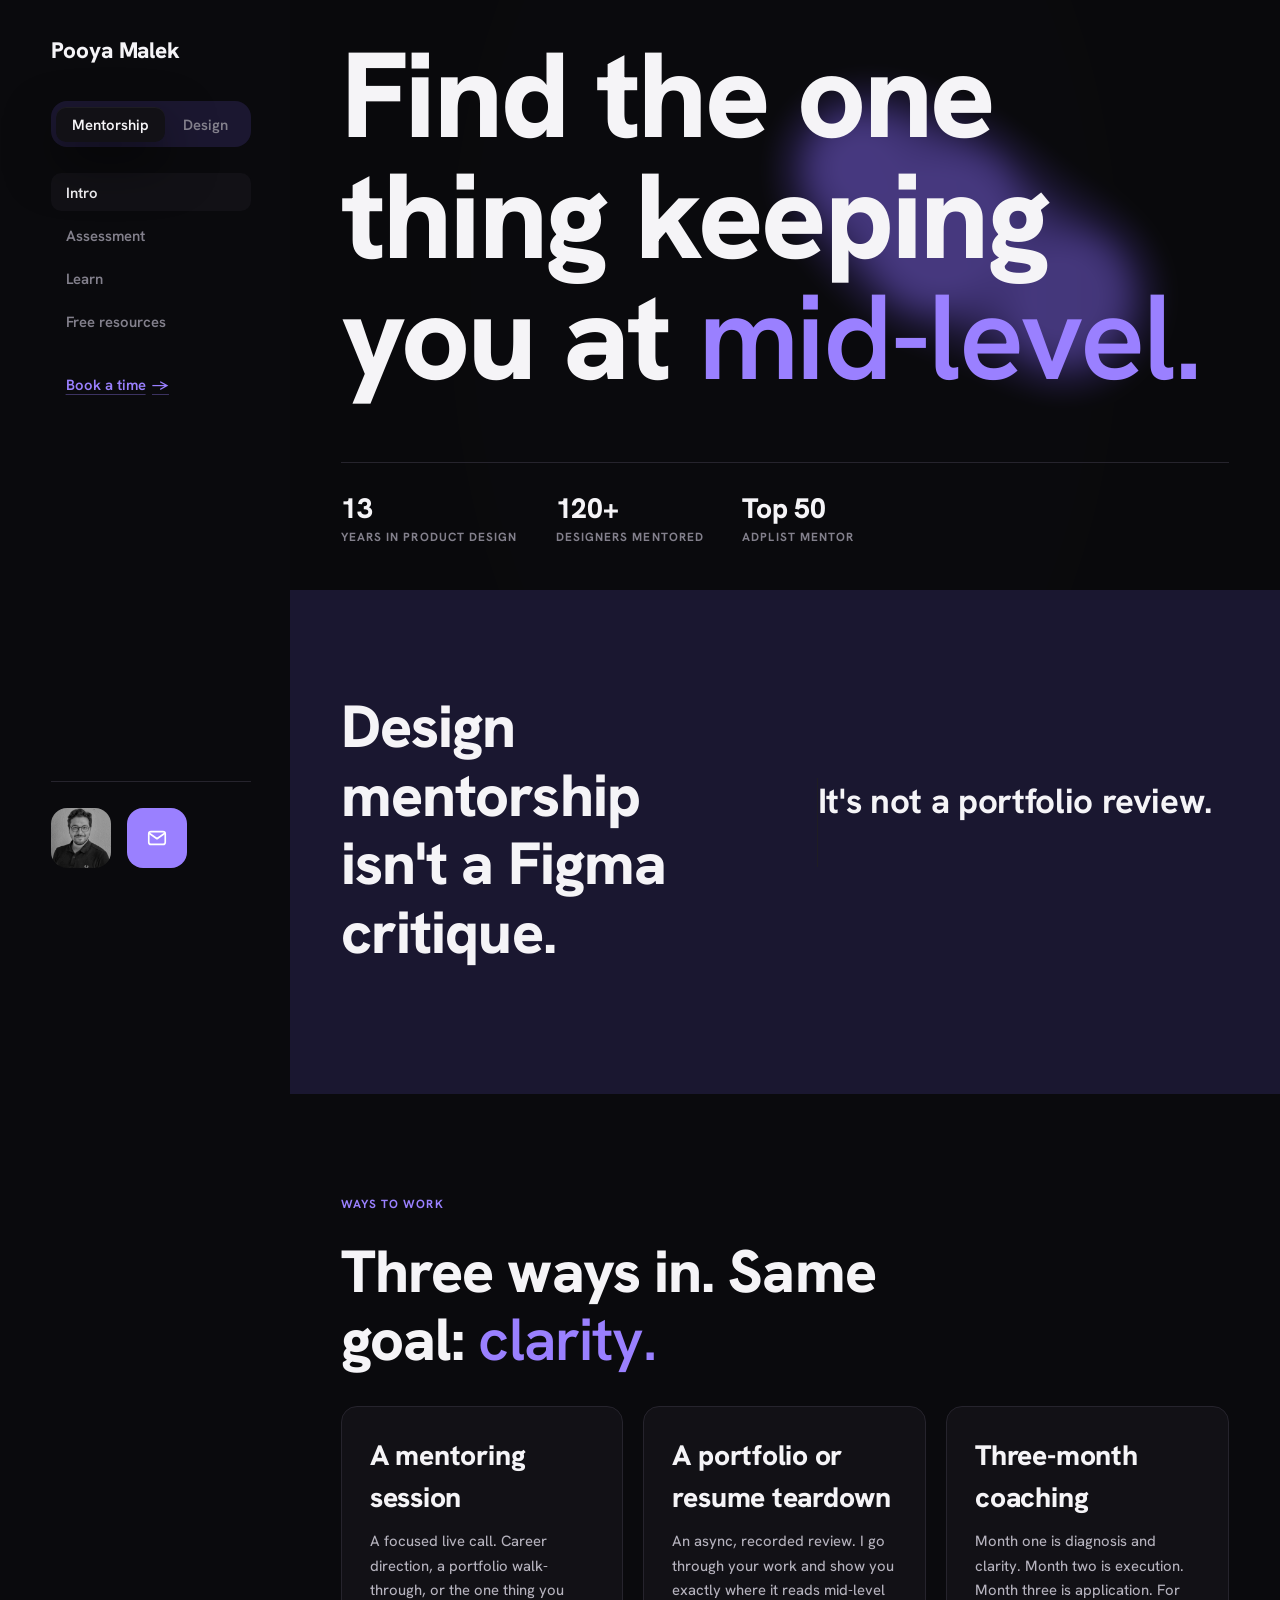
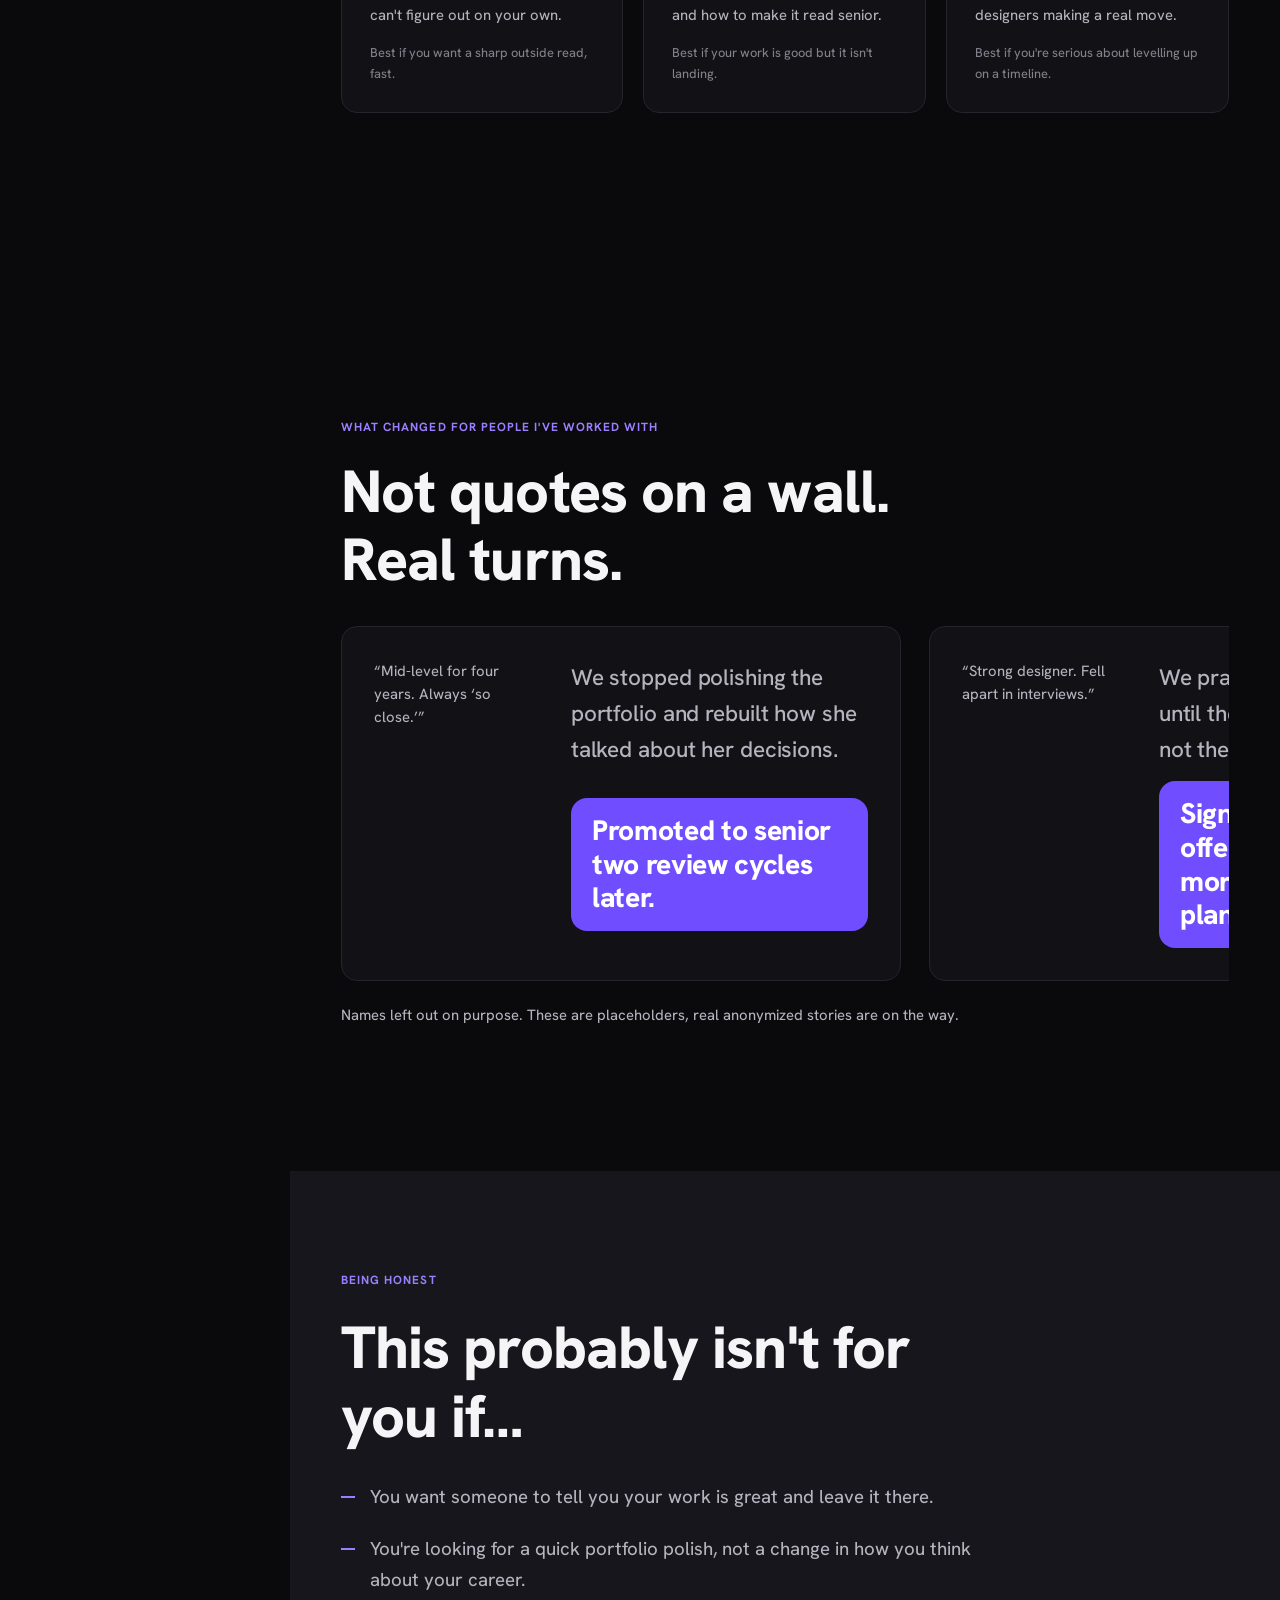
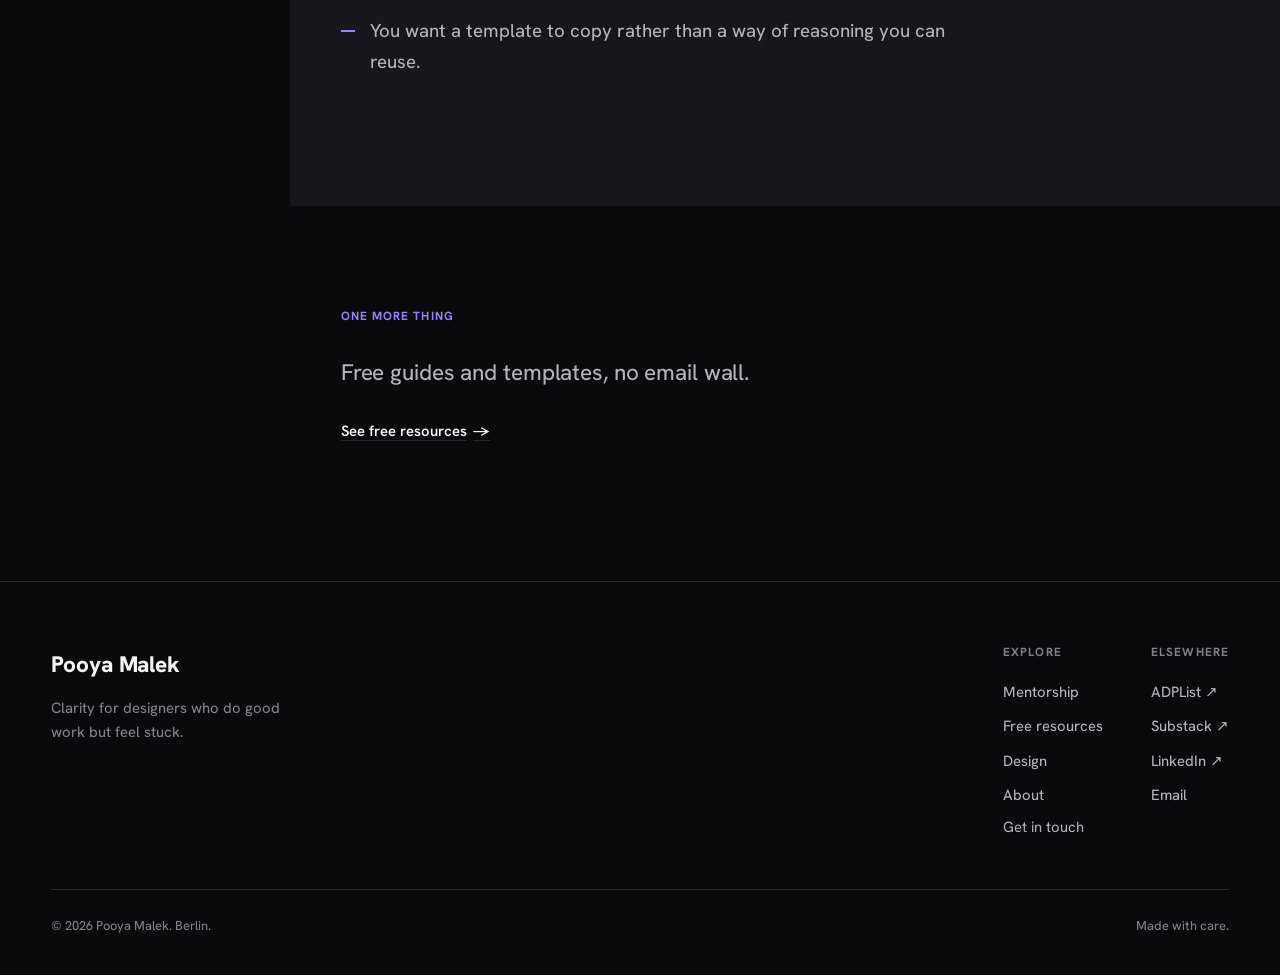
<file: index.html>
<!DOCTYPE html>
<html lang="en" data-theme="dark">
<head>
<meta charset="UTF-8" />
<meta name="viewport" content="width=device-width, initial-scale=1.0, viewport-fit=cover" />
<title>Pooya Malek · Design mentor. Clarity for stuck designers.</title>
<meta name="description" content="You do good work but you're stuck before senior. The problem usually isn't your craft, it's clarity. I help product designers see what they're missing." />
<meta property="og:title" content="Pooya Malek · Design mentor" />
<meta property="og:description" content="Clarity for designers who do good work but are stuck before senior." />
<meta property="og:type" content="website" />
<meta property="og:url" content="https://www.pooyamalek.com/" />
<link rel="canonical" href="https://www.pooyamalek.com/" />

<link rel="manifest" href="manifest.json" />
<meta name="theme-color" content="#0A0A0D" />
<link rel="icon" href="assets/favicon.svg" type="image/svg+xml" />
<link rel="icon" href="assets/icon-192.png" sizes="192x192" type="image/png" />
<link rel="apple-touch-icon" href="assets/apple-touch-icon.png" />
<meta name="apple-mobile-web-app-capable" content="yes" />
<meta name="apple-mobile-web-app-status-bar-style" content="black-translucent" />
<meta name="apple-mobile-web-app-title" content="Pooya Malek" />
<meta name="mobile-web-app-capable" content="yes" />

<script defer data-domain="www.pooyamalek.com" src="https://plausible.io/js/script.js"></script>
<link rel="preconnect" href="https://fonts.googleapis.com" />
<link rel="preconnect" href="https://fonts.gstatic.com" crossorigin />
<link href="https://fonts.googleapis.com/css2?family=Hanken+Grotesk:wght@400;500;600;700;800&display=swap" rel="stylesheet" />
<link rel="stylesheet" href="styles.css" />
<script src="script.js"></script>
</head>
<body>
<a class="sr-only" href="#main">Skip to content</a>
<div id="routeAnnouncer" class="sr-only" aria-live="polite" aria-atomic="true"></div>

<header class="topbar" id="topbar">
  <div class="wrap topbar-inner">
    <a href="#/mentorship" class="logo" aria-label="Pooya Malek, home">Pooya Malek</a>
    <div class="topbar-actions">
      <button class="topbar-link" data-say-hello>Get in touch</button>
    </div>
  </div>
</header>

<div class="tab-layout">
  <div class="rail" id="rail">
    <a href="#/mentorship" class="logo rail-logo" aria-label="Pooya Malek, home">Pooya Malek</a>

    <nav class="subnav" id="mentorshipSubnav" hidden aria-label="Mentorship sections">
      <div class="wrap subnav-inner">
        <div class="tab-switch" role="group" aria-label="Switch section">
          <span class="nav-indicator" aria-hidden="true"></span>
          <button class="tab-item" data-tab="mentorship" aria-current="page">
            <span>Mentorship</span>
          </button>
          <button class="tab-item" data-tab="design">
            <span>Design</span>
          </button>
        </div>
        <div class="subnav-group">
          <button class="subnav-item" data-mentorship-view="home">Intro</button>
          <button class="subnav-item" data-mentorship-view="assessment">Assessment</button>
          <button class="subnav-item" data-mentorship-view="learn">Learn</button>
          <button class="subnav-item" data-mentorship-view="resources">Free resources</button>
        </div>
        <button class="btn-textlink cta-purple subnav-cta" data-book-cta>Book a time <span class="arrow" aria-hidden="true">&rarr;</span></button>
      </div>
    </nav>

    <nav class="subnav" id="designSubnav" hidden aria-label="Design sections">
      <div class="wrap subnav-inner">
        <div class="tab-switch" role="group" aria-label="Switch section">
          <span class="nav-indicator" aria-hidden="true"></span>
          <button class="tab-item" data-tab="mentorship">
            <span>Mentorship</span>
          </button>
          <button class="tab-item" data-tab="design">
            <span>Design</span>
          </button>
        </div>
        <div class="subnav-group">
          <button class="subnav-item" data-design-view="professional">Professional</button>
          <button class="subnav-item" data-design-view="personal">Personal</button>
        </div>
      </div>
    </nav>

    <nav class="subnav" id="aboutSubnav" hidden aria-label="About sections">
      <div class="wrap subnav-inner">
        <div class="subnav-group">
          <button class="subnav-item" data-about-view="story">Story</button>
          <button class="subnav-item" data-about-view="notes">Notes</button>
          <button class="subnav-item" data-about-view="vibes">Listening</button>
          <button class="subnav-item" data-about-view="books">Reading</button>
          <button class="subnav-item" data-about-view="photography">Seeing</button>
        </div>
      </div>
    </nav>

    <div class="rail-bottom">
      <button class="tab-item tab-item-avatar rail-about" data-tab="about" aria-label="About">
        <img class="tab-avatar" src="assets/pooya.jpg" alt="" />
        <span class="tile-label" aria-hidden="true">About</span>
      </button>
      <button class="rail-hi" data-say-hello aria-label="Get in touch">
        <svg class="hi-icon" viewBox="0 0 24 24" fill="none" stroke="currentColor" stroke-width="1.8" stroke-linecap="round" stroke-linejoin="round" aria-hidden="true">
          <rect x="3" y="5" width="18" height="14" rx="2.5"></rect>
          <path d="M3.5 6.8l8.5 6 8.5-6"></path>
        </svg>
        <span class="tile-label" aria-hidden="true">Get in touch</span>
      </button>
    </div>
  </div>

  <main id="main">
    <div id="view-root" class="view-root" tabindex="-1"></div>
  </main>
</div>

<footer class="foot">
  <div class="wrap">
    <div class="foot-grid">
      <div>
        <a href="#/mentorship" class="logo">Pooya Malek</a>
        <p class="tag">Clarity for designers who do good work but feel stuck.</p>
      </div>
      <div class="foot-links">
        <div class="foot-col">
          <h2>Explore</h2>
          <a href="#/mentorship">Mentorship</a>
          <a href="#/mentorship/resources">Free resources</a>
          <a href="#/design">Design</a>
          <a href="#/about">About</a>
          <button data-say-hello>Get in touch</button>
        </div>
        <div class="foot-col">
          <h2>Elsewhere</h2>
          <a href="https://adplist.org/mentors/pooya-malek" target="_blank" rel="noopener">ADPList &#8599;</a>
          <a href="https://pooyamalek.substack.com" target="_blank" rel="noopener">Substack &#8599;</a>
          <a href="https://www.linkedin.com/in/pooyamalek/" target="_blank" rel="noopener">LinkedIn &#8599;</a>
          <a href="mailto:malek.pooya@gmail.com">Email</a>
        </div>
      </div>
    </div>
    <div class="foot-bottom">
      <span>&copy; <span id="year"></span> Pooya Malek. Berlin.</span>
      <span>Made with care.</span>
    </div>
  </div>
</footer>

<div class="sheet-backdrop" id="sheetBackdrop" hidden></div>
<div class="sheet" id="sheet" role="dialog" aria-modal="true" hidden>
  <div class="sheet-grab" aria-hidden="true"></div>
  <button class="sheet-close" id="sheetCloseBtn" aria-label="Close">&times;</button>
  <div class="sheet-body" id="sheetBody"></div>
</div>

<nav class="tabbar" id="tabbar" aria-label="Primary">
  <button class="tab-item" data-tab="mentorship" aria-current="page">
    <span>Mentorship</span>
  </button>
  <button class="tab-item" data-tab="design">
    <span>Design</span>
  </button>
  <button class="tab-item tab-item-avatar" data-tab="about" aria-label="About">
    <img class="tab-avatar" src="assets/pooya.jpg" alt="" />
  </button>
</nav>

<script src="assessment.js"></script>
<script src="views.js"></script>
<script src="app.js"></script>
</body>
</html>
</file>
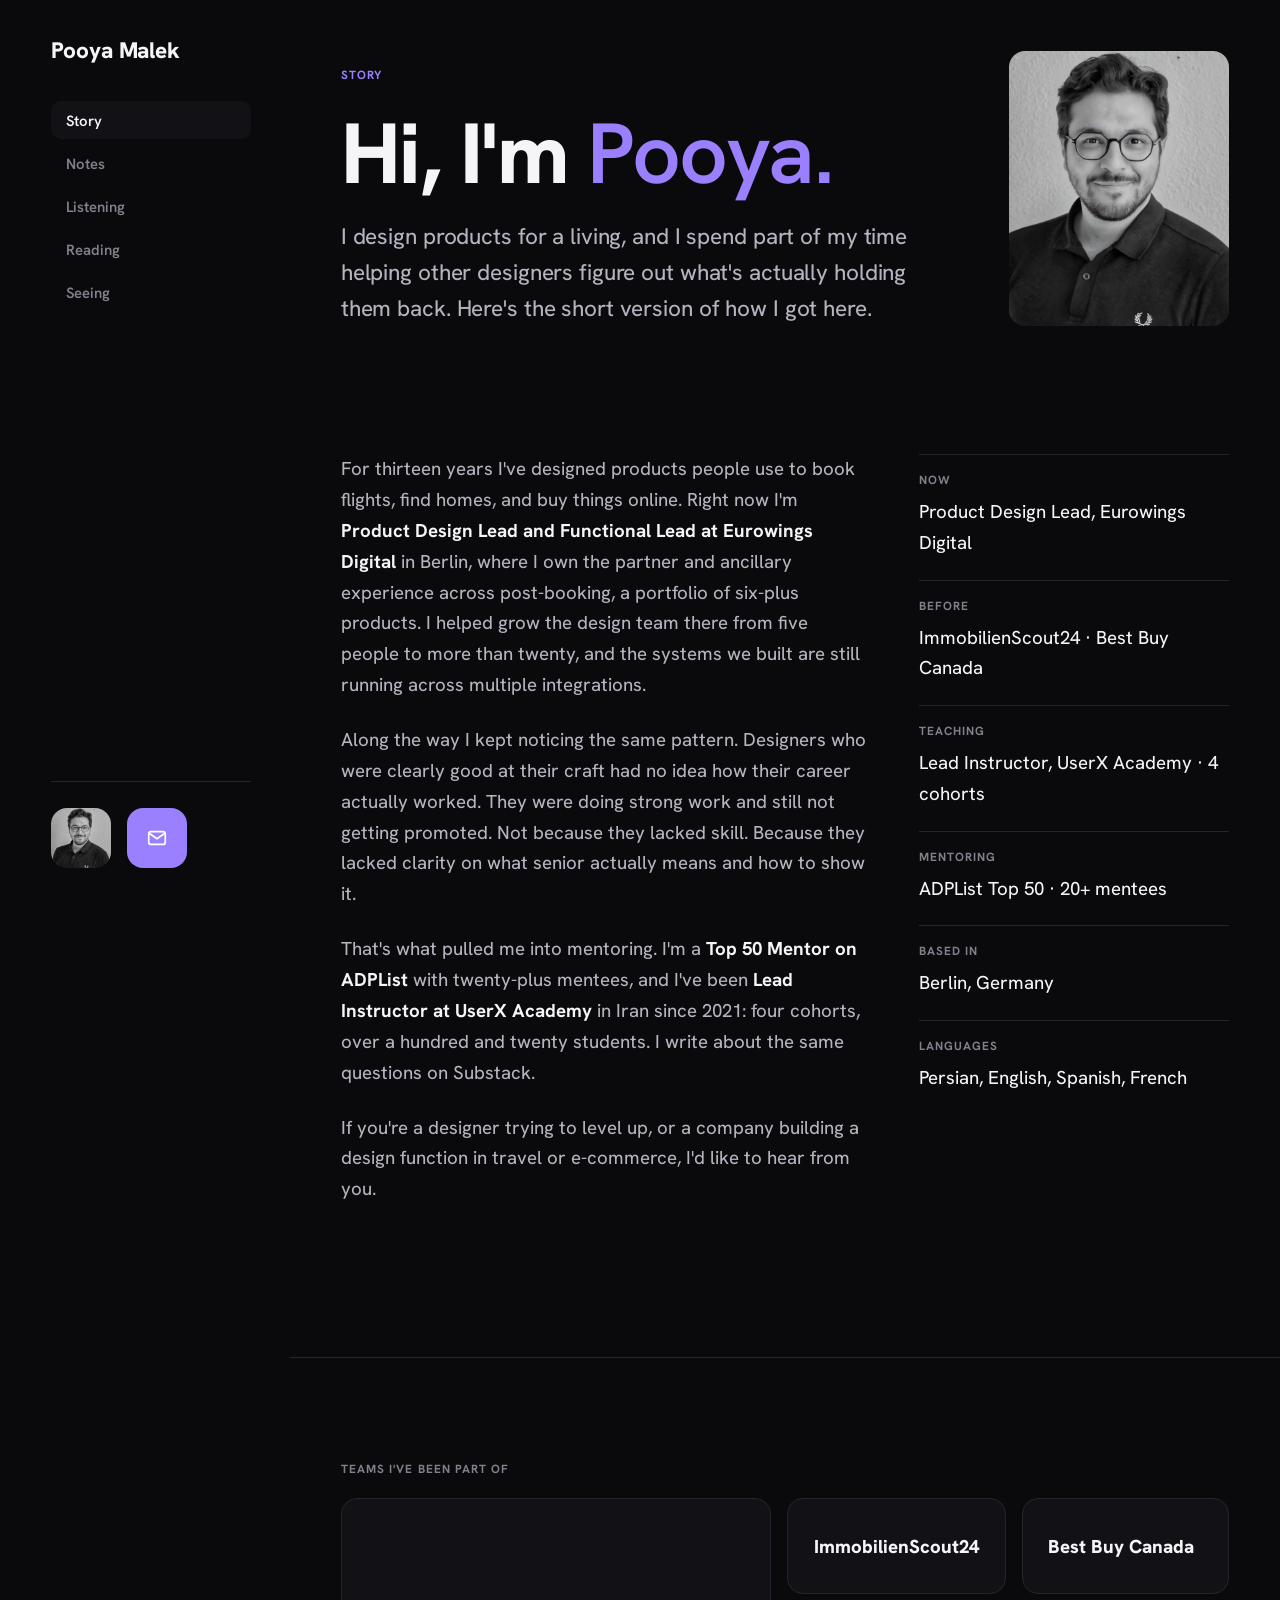
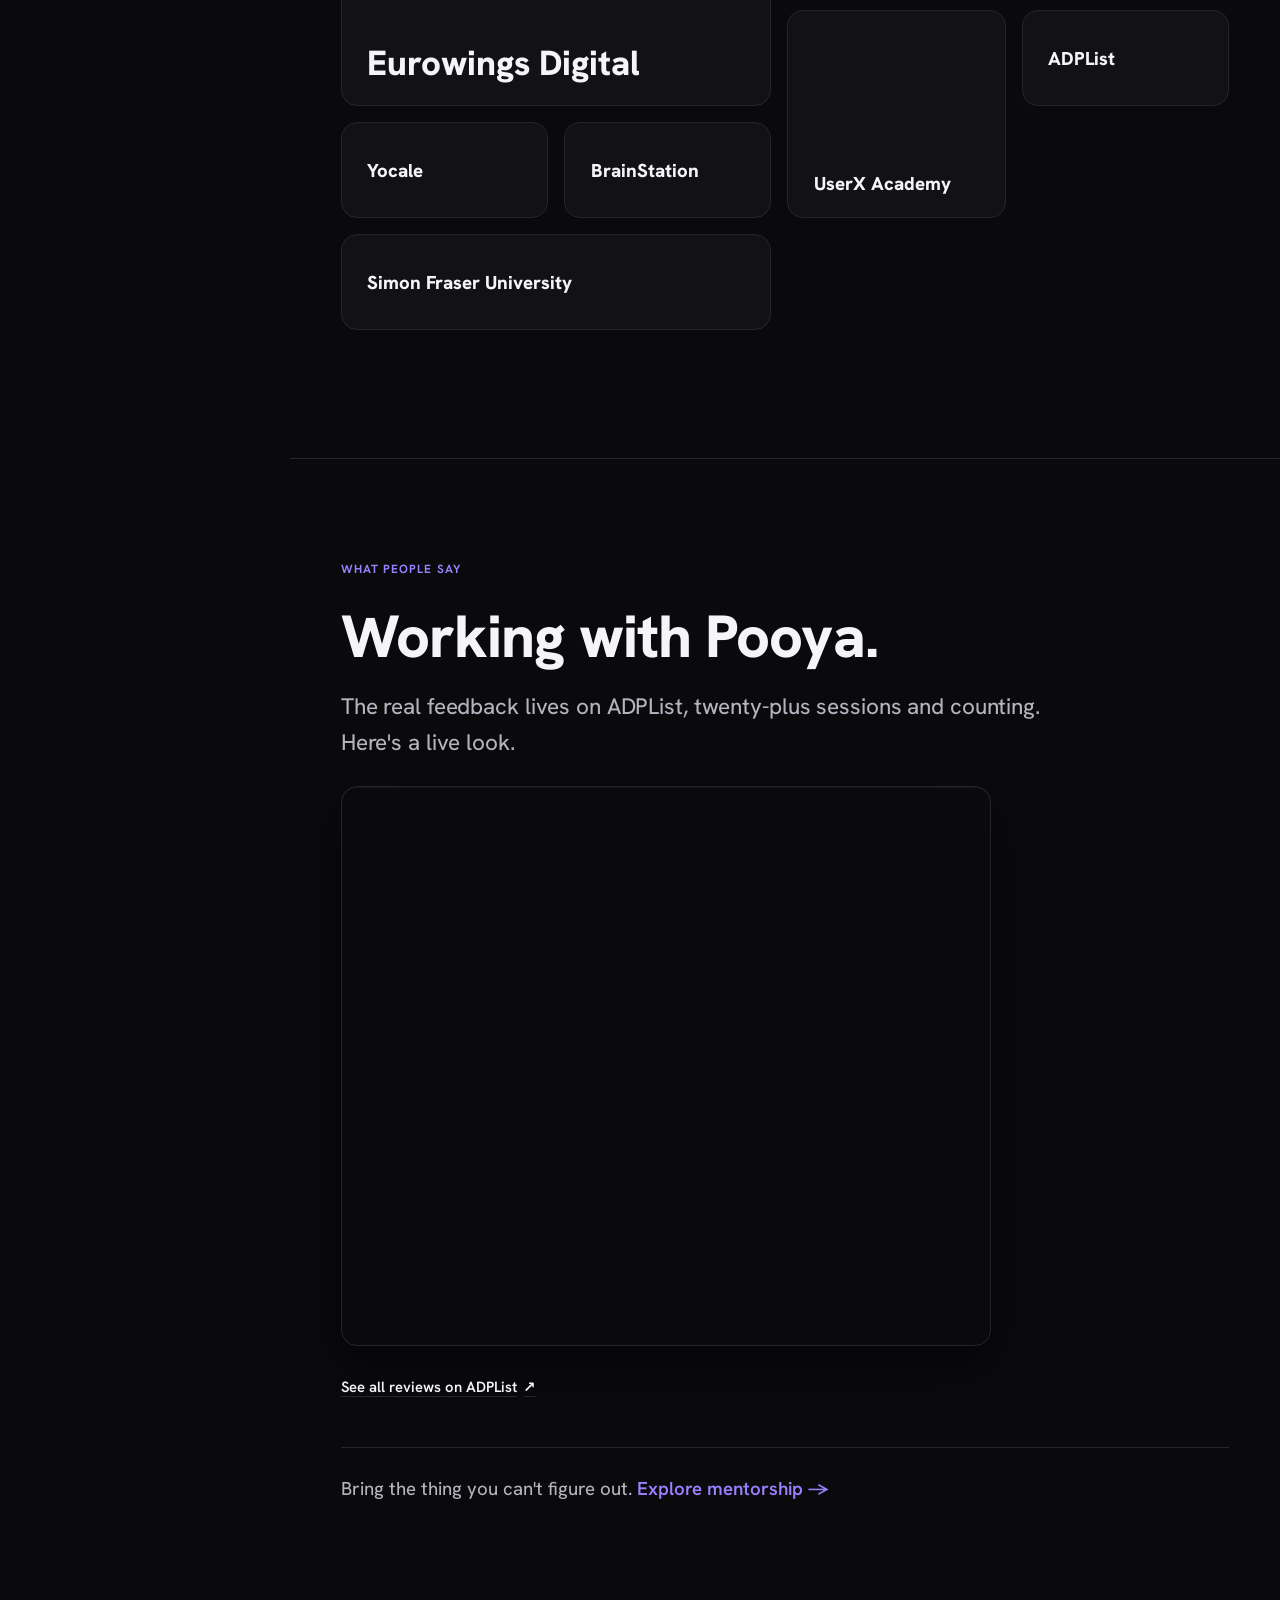
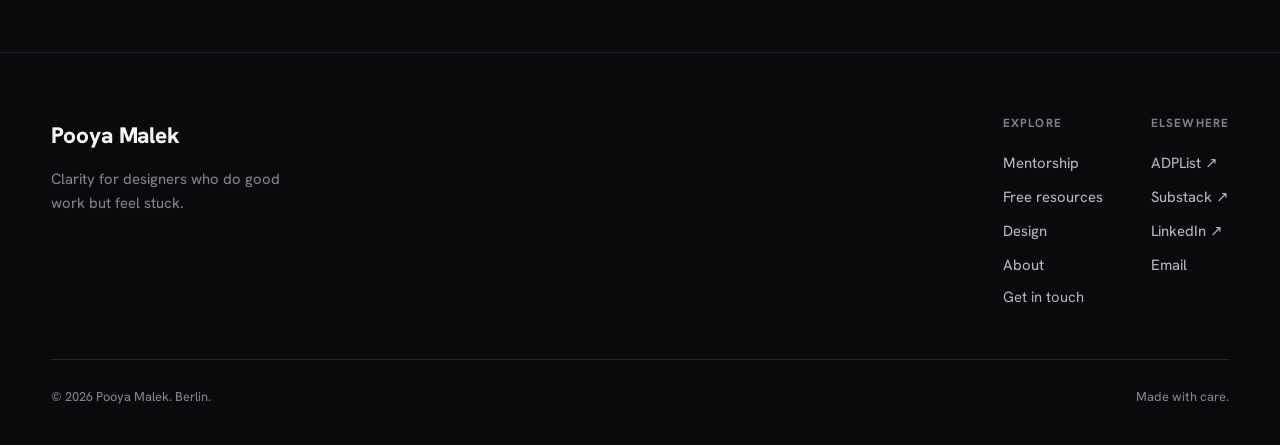
<file: about.html>
<!DOCTYPE html>
<html lang="en">
<head>
<meta charset="UTF-8" />
<meta http-equiv="refresh" content="0; url=/#/about" />
<link rel="canonical" href="https://www.pooyamalek.com/#/about" />
<title>About · Pooya Malek</title>
<script>location.replace('/#/about');</script>
</head>
<body>
<p>This page moved. <a href="/#/about">Continue to About</a>.</p>
</body>
</html>
</file>
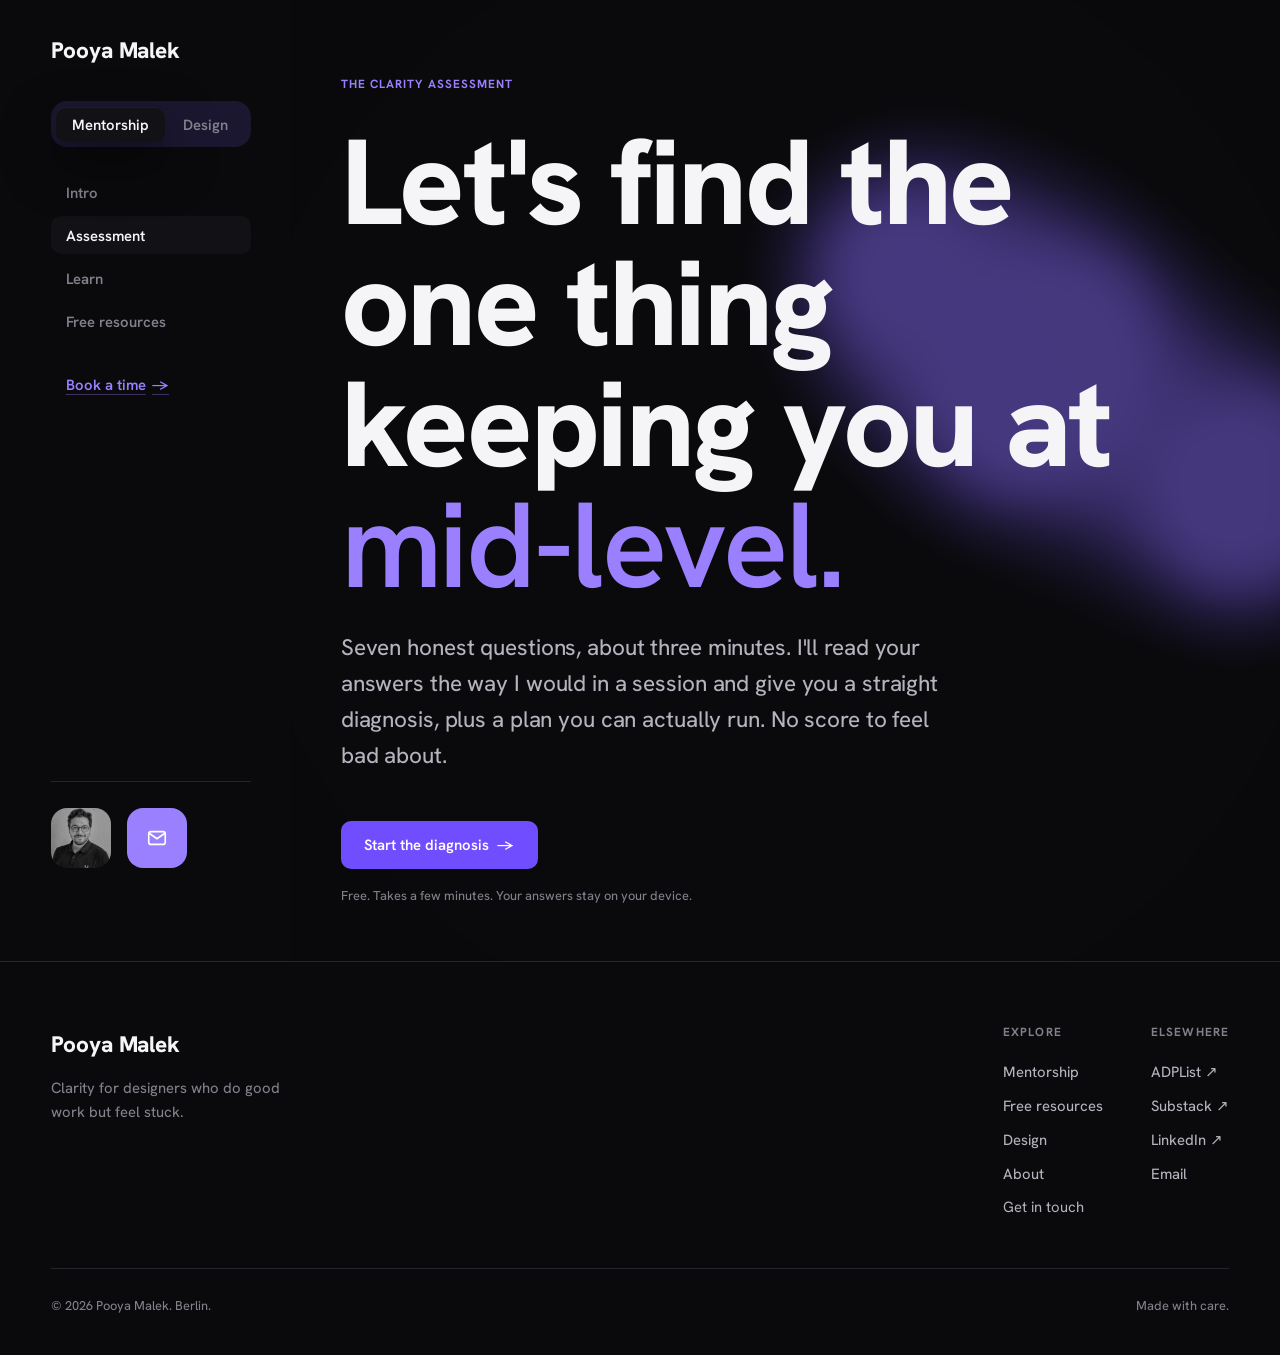
<file: assessment.html>
<!DOCTYPE html>
<html lang="en">
<head>
<meta charset="UTF-8" />
<meta http-equiv="refresh" content="0; url=/#/mentorship/assessment" />
<link rel="canonical" href="https://www.pooyamalek.com/#/mentorship/assessment" />
<title>The Clarity Assessment · Pooya Malek</title>
<script>location.replace('/#/mentorship/assessment');</script>
</head>
<body>
<p>This page moved. <a href="/#/mentorship/assessment">Continue to the Clarity Assessment</a>.</p>
</body>
</html>
</file>
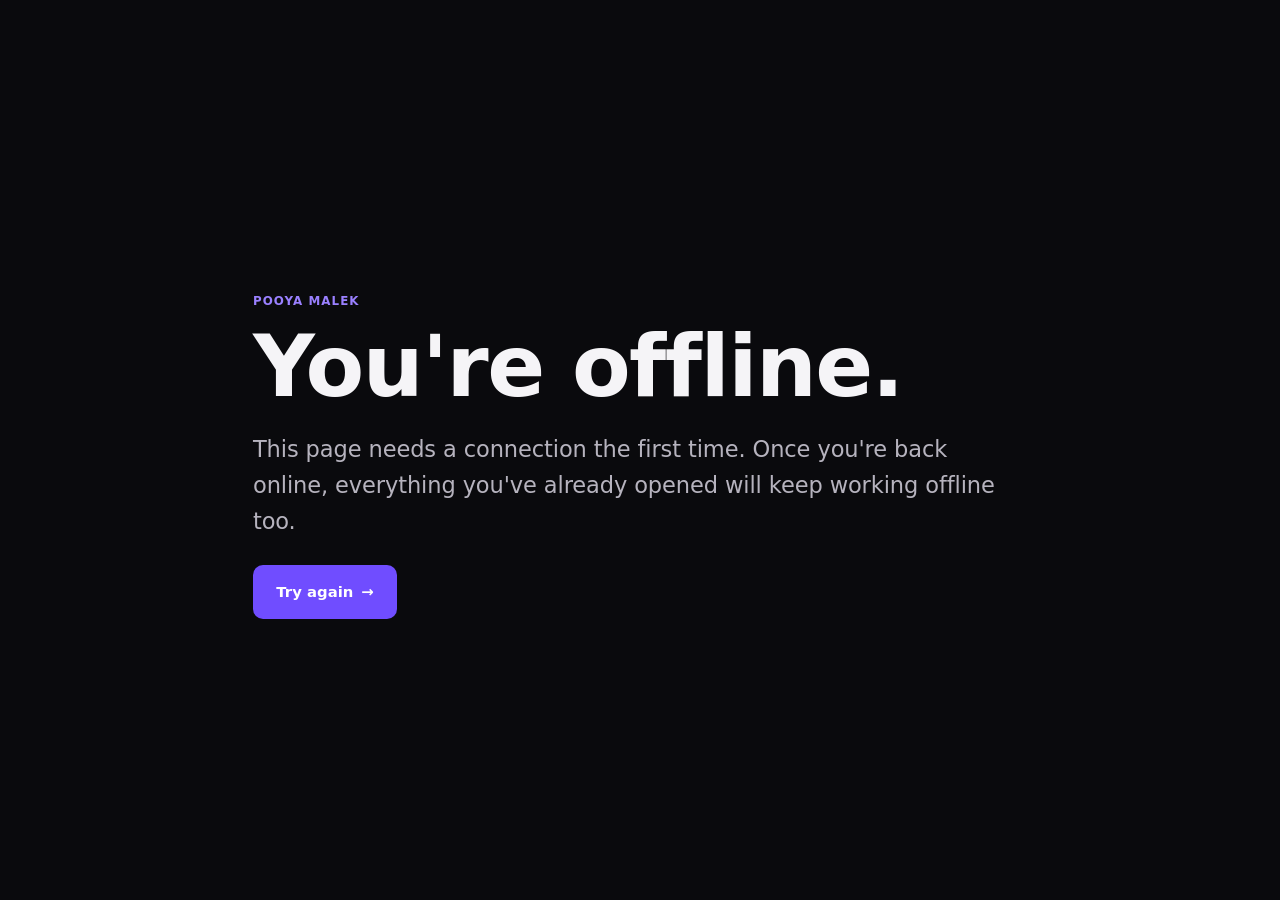
<file: offline.html>
<!DOCTYPE html>
<html lang="en" data-theme="dark">
<head>
<meta charset="UTF-8" />
<meta name="viewport" content="width=device-width, initial-scale=1.0, viewport-fit=cover" />
<title>You're offline · Pooya Malek</title>
<link rel="icon" href="assets/favicon.svg" type="image/svg+xml" />
<link rel="stylesheet" href="styles.css" />
<script src="script.js"></script>
</head>
<body>
<main style="min-height:100vh;display:flex;align-items:center;">
  <div class="wrap plan-empty">
    <p class="kicker">Pooya Malek</p>
    <h1>You're offline.</h1>
    <p class="lead" style="margin-left:auto;margin-right:auto;">This page needs a connection the first time. Once you're back online, everything you've already opened will keep working offline too.</p>
    <div style="margin-top:1.6rem;"><a class="btn solid" href="/">Try again <span class="arrow" aria-hidden="true">&rarr;</span></a></div>
  </div>
</main>
</body>
</html>
</file>
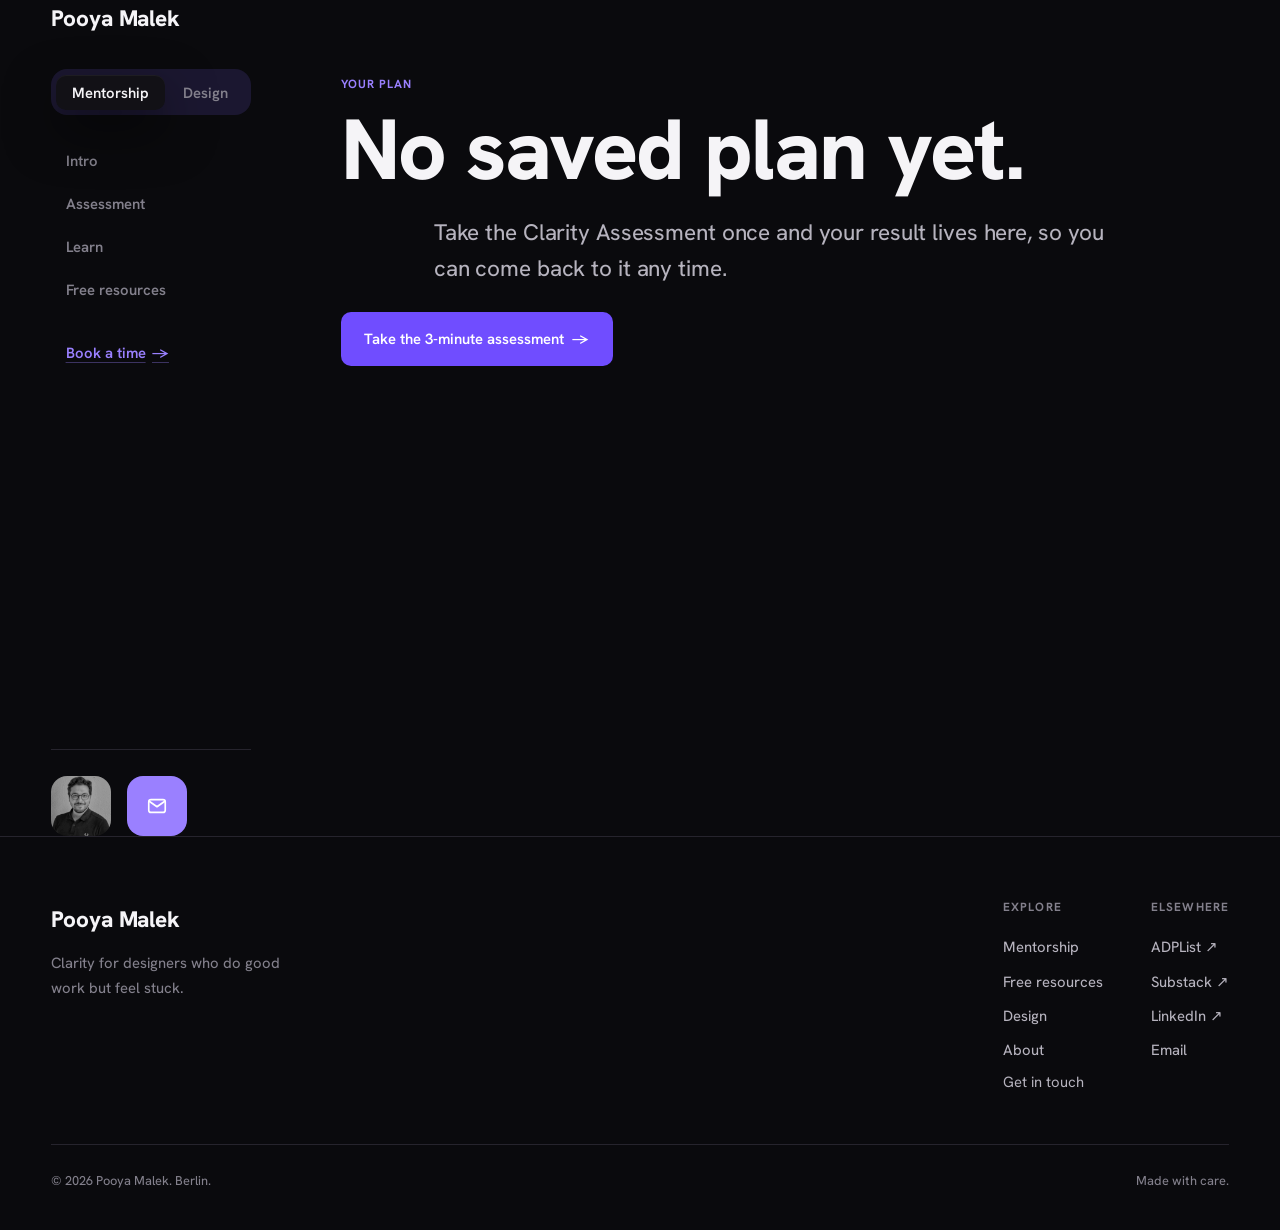
<file: plan.html>
<!DOCTYPE html>
<html lang="en">
<head>
<meta charset="UTF-8" />
<meta http-equiv="refresh" content="0; url=/#/mentorship/plan" />
<link rel="canonical" href="https://www.pooyamalek.com/#/mentorship/plan" />
<title>Your plan · Pooya Malek</title>
<script>location.replace('/#/mentorship/plan');</script>
</head>
<body>
<p>This page moved. <a href="/#/mentorship/plan">Continue to your plan</a>.</p>
</body>
</html>
</file>
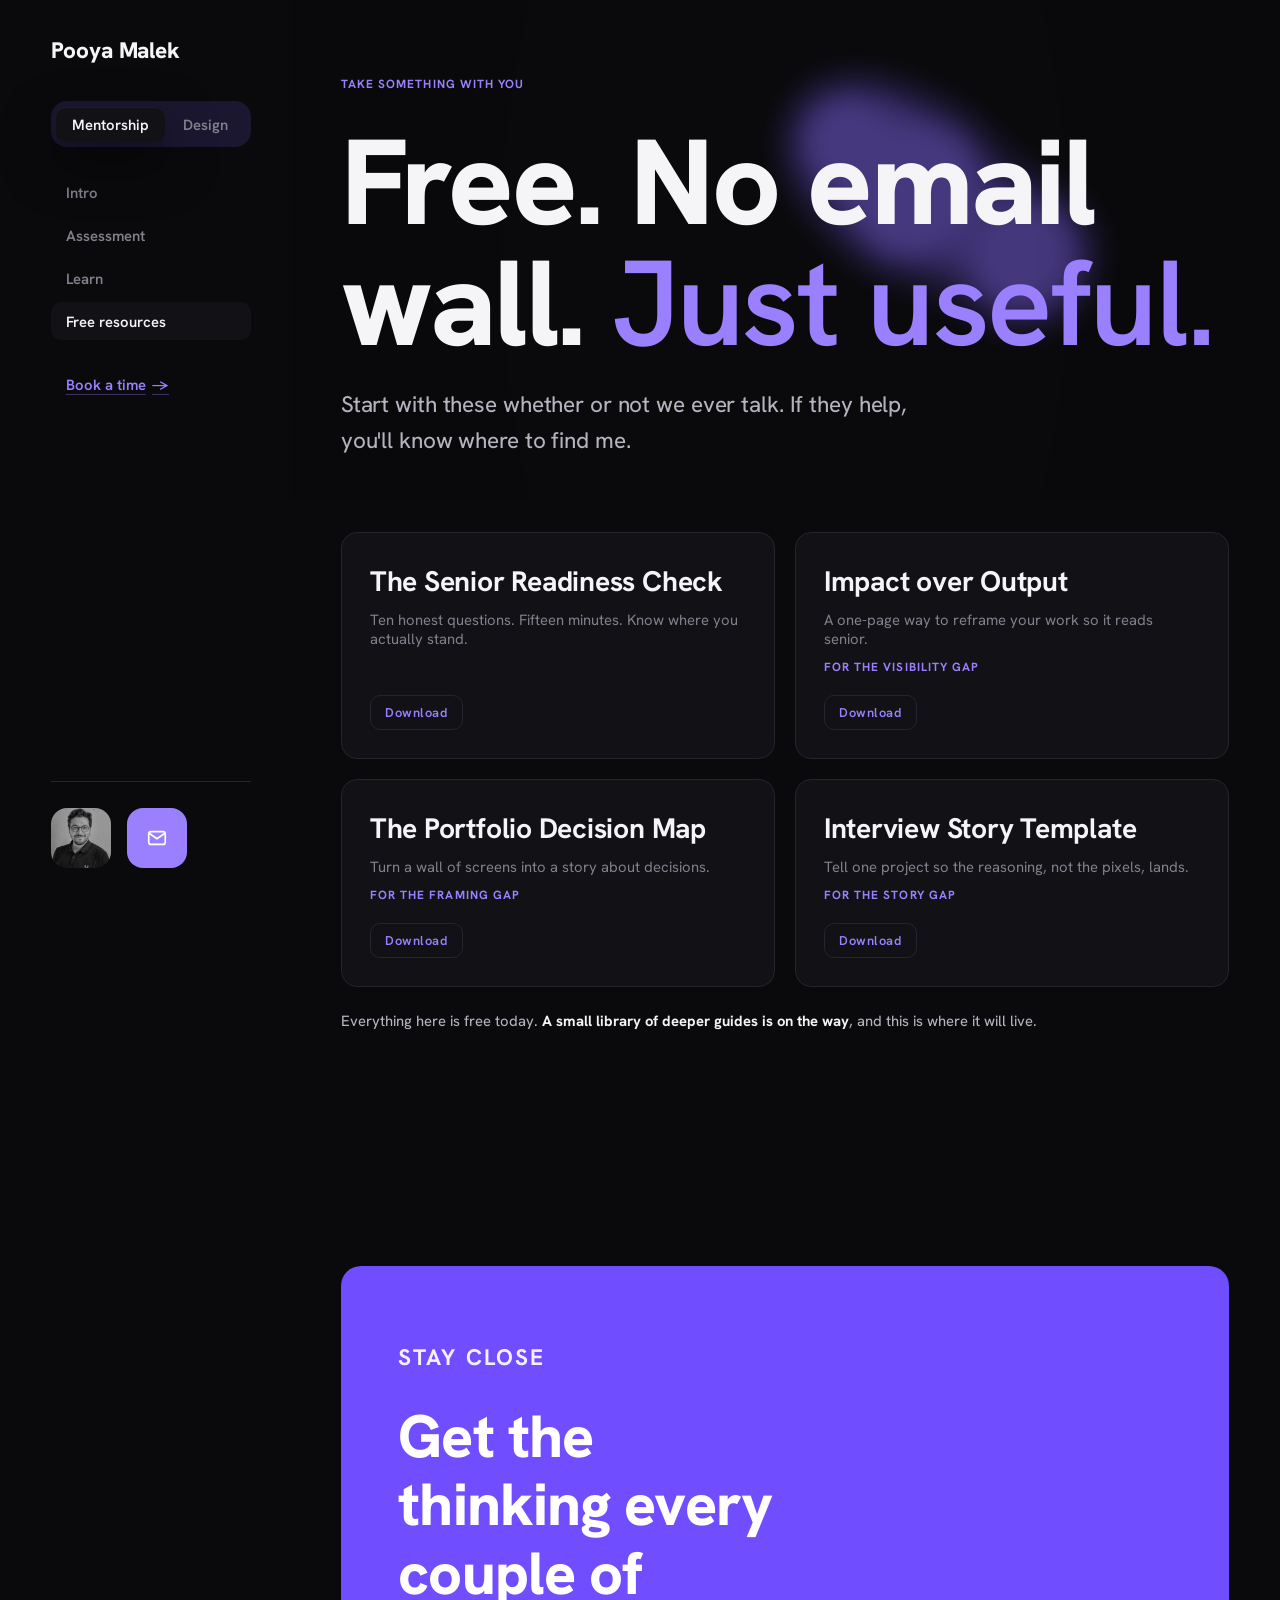
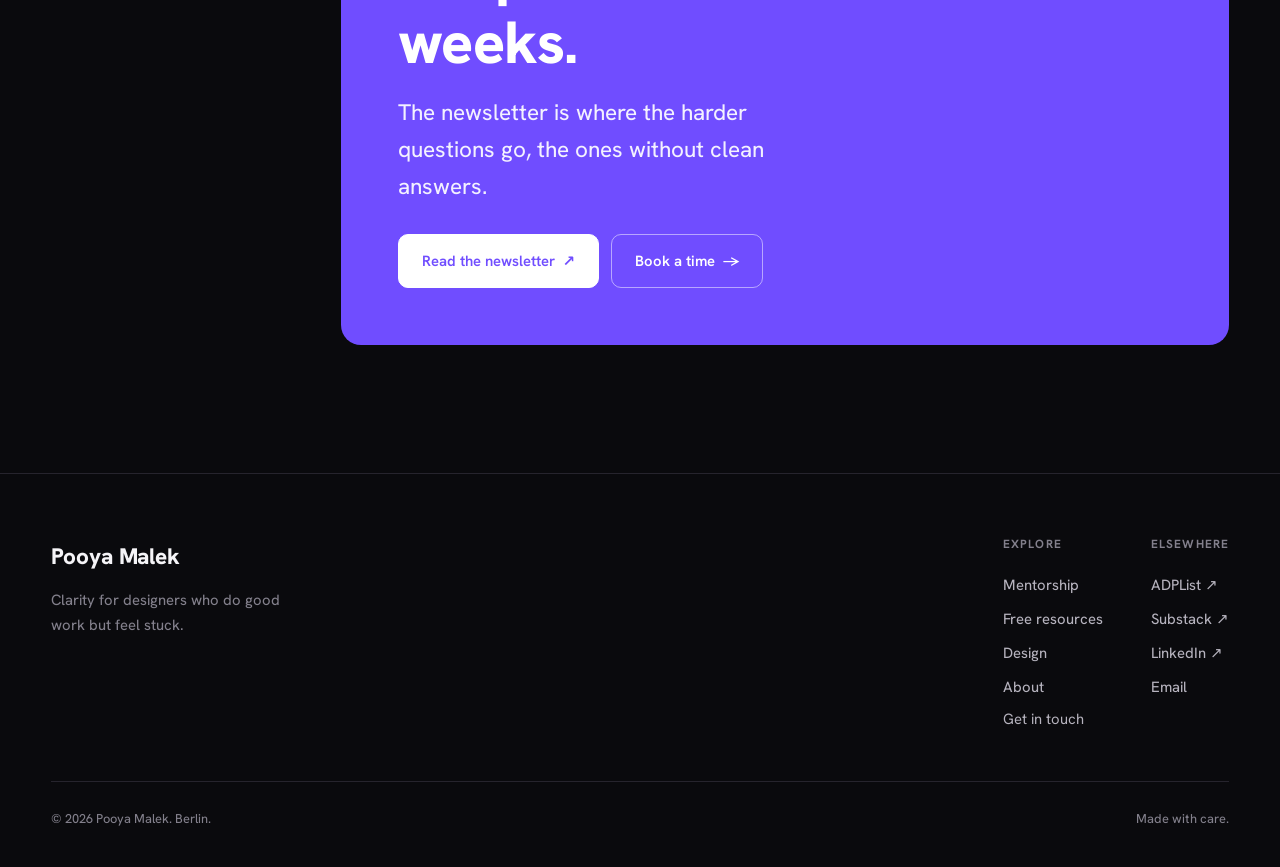
<file: resources.html>
<!DOCTYPE html>
<html lang="en">
<head>
<meta charset="UTF-8" />
<meta http-equiv="refresh" content="0; url=/#/mentorship/resources" />
<link rel="canonical" href="https://www.pooyamalek.com/#/mentorship/resources" />
<title>Free resources · Pooya Malek</title>
<script>location.replace('/#/mentorship/resources');</script>
</head>
<body>
<p>This page moved. <a href="/#/mentorship/resources">Continue to Free resources</a>.</p>
</body>
</html>
</file>
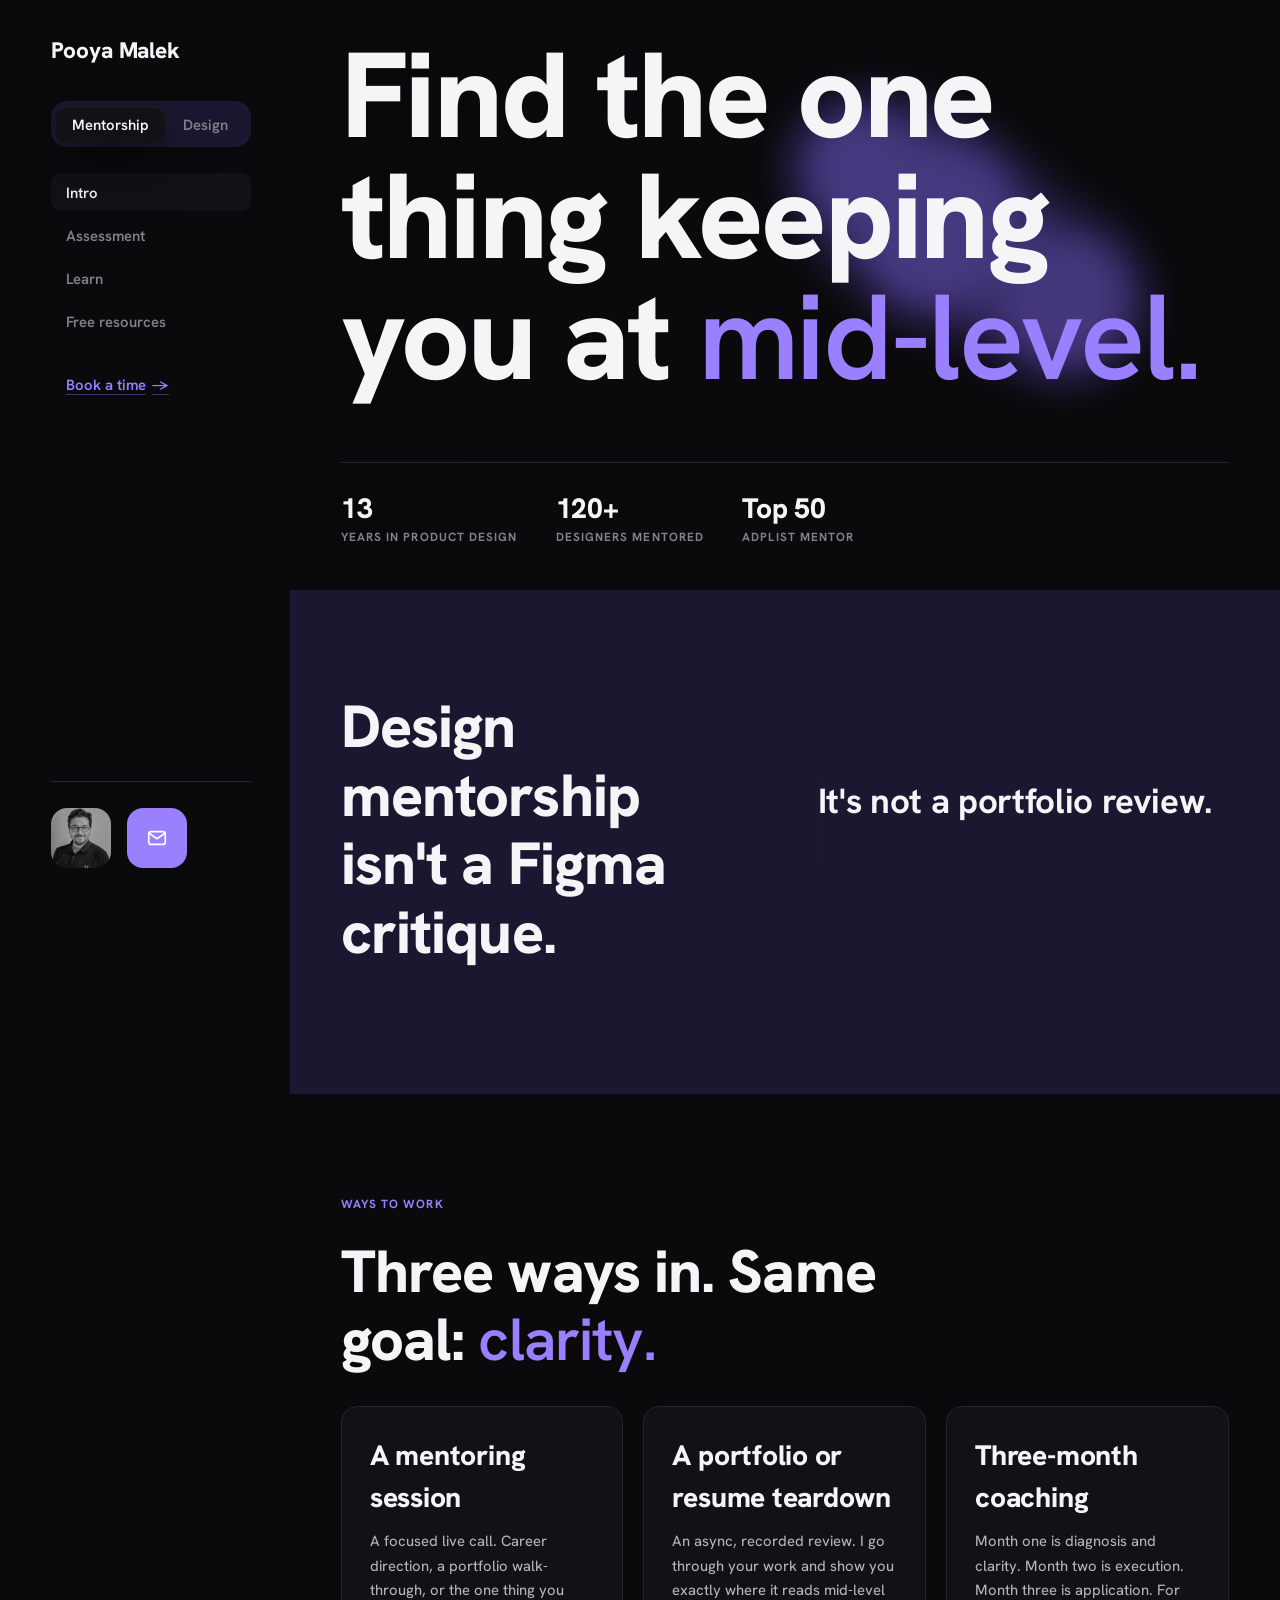
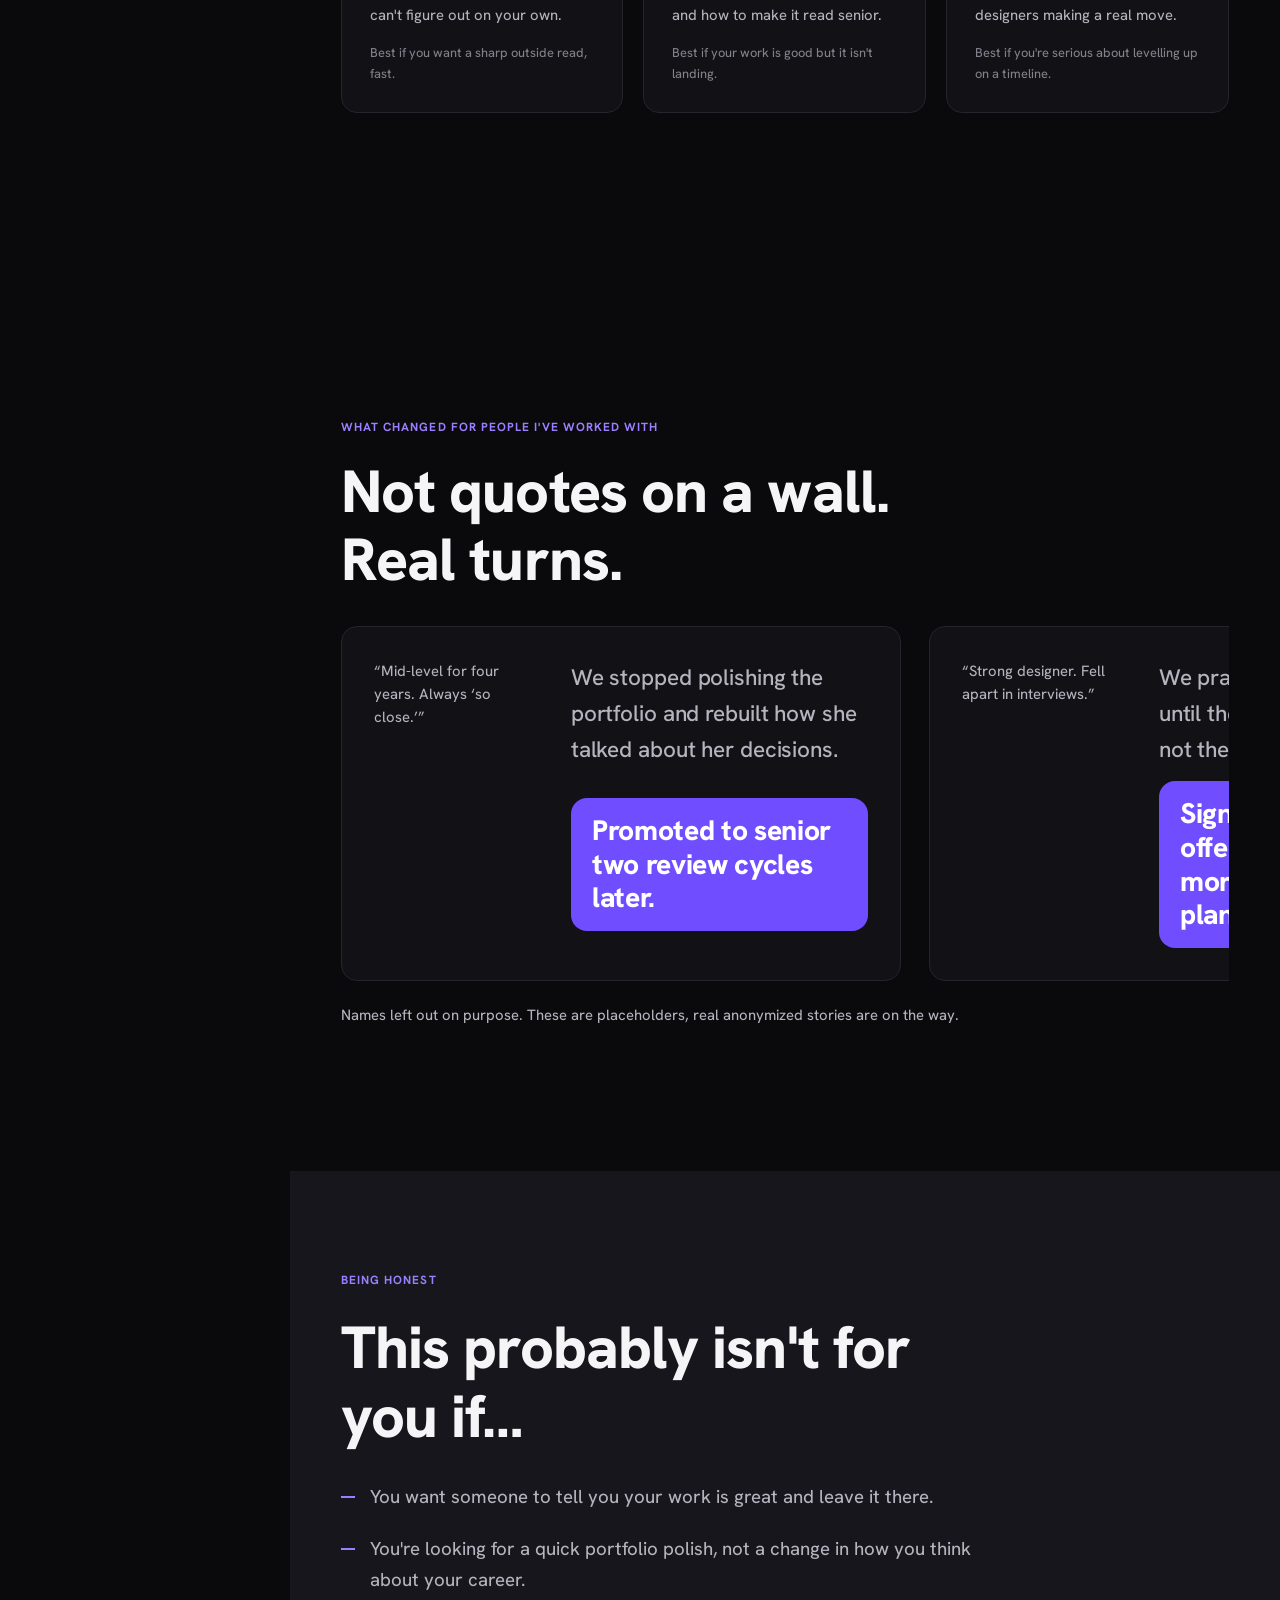
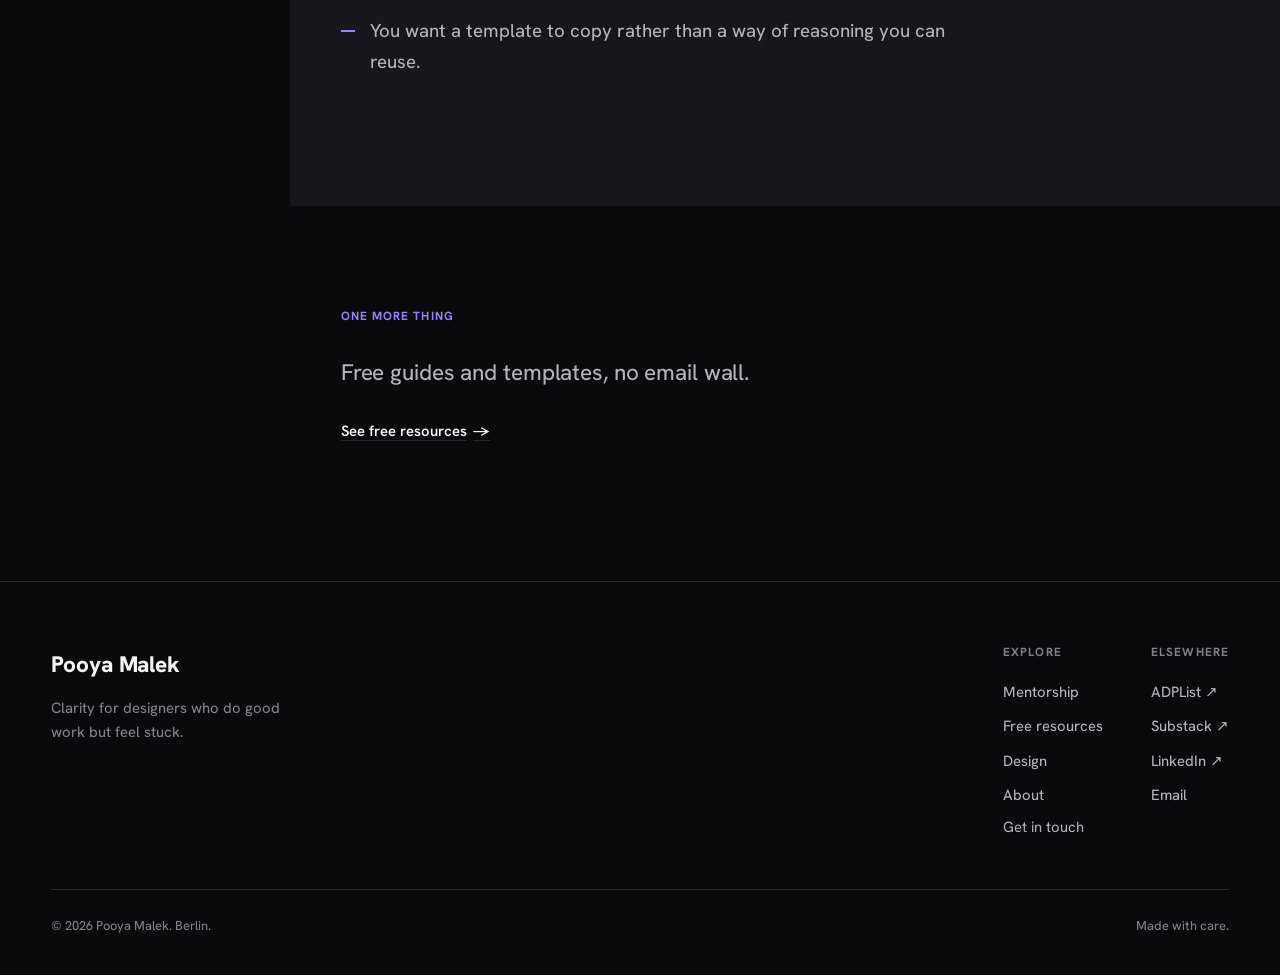
<file: work-with-me.html>
<!DOCTYPE html>
<html lang="en">
<head>
<meta charset="UTF-8" />
<meta http-equiv="refresh" content="0; url=/#/mentorship" />
<link rel="canonical" href="https://www.pooyamalek.com/#/mentorship" />
<title>Work with me · Pooya Malek</title>
<script>location.replace('/#/mentorship');</script>
</head>
<body>
<p>This page moved. <a href="/#/mentorship">Continue to Mentorship</a>.</p>
</body>
</html>
</file>
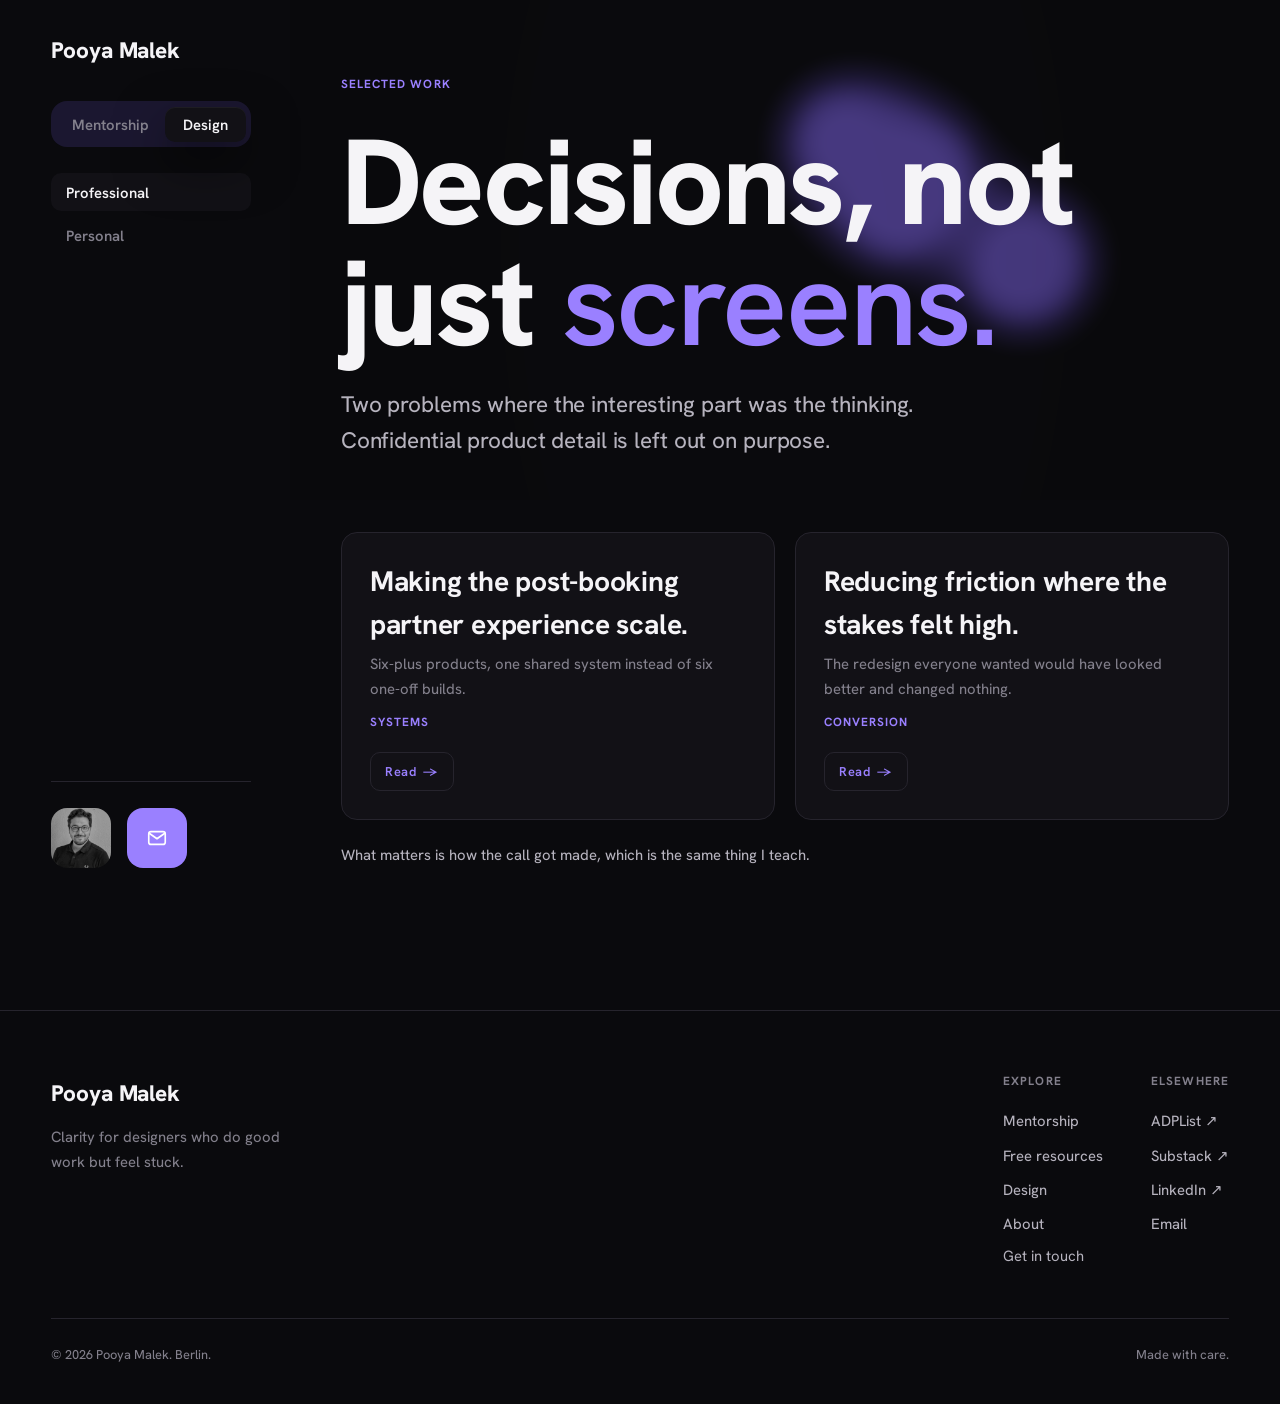
<file: work.html>
<!DOCTYPE html>
<html lang="en">
<head>
<meta charset="UTF-8" />
<meta http-equiv="refresh" content="0; url=/#/design/professional" />
<link rel="canonical" href="https://www.pooyamalek.com/#/design/professional" />
<title>Work · Pooya Malek</title>
<script>location.replace('/#/design/professional');</script>
</head>
<body>
<p>This page moved. <a href="/#/design/professional">Continue to Work</a>.</p>
</body>
</html>
</file>
<file: styles.css>
/* =========================================================
   Pooya Malek · Mobbin-style product UI
   Neutral near-black stage plus one flat violet accent. Hanken Grotesk
   throughout, no serif, no gradients, no glow. Same selector names as
   before so index.html, views.js, app.js and assessment.js are untouched.
   Token names on the left are the ones the rest of the app reads; the
   new hex values sit on the right, mapped per the new color system.
   ========================================================= */

:root{
  --face:"Hanken Grotesk",system-ui,-apple-system,sans-serif;
  --maxw:none;
  --g:clamp(1.15rem,4vw,3.5rem);
  --rail:200px;
  --ease:cubic-bezier(.2,.8,.2,1);
  /* ---- Radius scale: three tiers, use the closest one rather than a new
     hardcoded value. --radius for controls (buttons, inputs, pills, tabs),
     --radius-md for cards/tiles/embeds/emphasis-blocks, --radius-lg for the
     handful of big feature surfaces (CTA band, sheet, assessment card). ---- */
  --radius:10px;
  --radius-md:16px;
  --radius-lg:20px;

  /* ---- 12-step type scale: fluid between 375px and 1440px viewports.
     Unchanged from the prior system, this is a sizing scale, not a
     font choice, it works the same under a grotesk as it did under a
     serif. ---- */
  --s1:clamp(11px,10.65px + .094vw,12px);   --ls1:.09em;  --lh1:1.4;
  --s2:clamp(12px,11.65px + .094vw,13px);   --ls2:.04em;  --lh2:1.45;
  --s3:clamp(14px,13.65px + .094vw,15px);   --ls3:0em;    --lh3:1.55;
  --s4:clamp(17px,16.3px + .188vw,19px);    --ls4:0em;    --lh4:1.65;
  --s5:clamp(20px,18.94px + .282vw,23px);   --ls5:-.005em;--lh5:1.6;
  --s6:clamp(24px,22.24px + .47vw,29px);    --ls6:-.008em;--lh6:1.5;
  --s7:clamp(29px,26.54px + .657vw,36px);   --ls7:-.01em; --lh7:1.35;
  --s8:clamp(36px,32.48px + .939vw,46px);   --ls8:-.012em;--lh8:1.25;
  --s9:clamp(46px,40.37px + 1.502vw,62px);  --ls9:-.015em;--lh9:1.15;
  --s10:clamp(60px,49.44px + 2.817vw,90px); --ls10:-.018em;--lh10:1.08;
  --s11:clamp(82px,65.8px + 4.319vw,128px); --ls11:-.02em; --lh11:1;
  --s12:clamp(112px,89.46px + 6.009vw,176px);--ls12:-.025em;--lh12:.92;

  /* ---- Spacing scale ---- */
  --sp-1:4px; --sp-2:8px; --sp-3:12px; --sp-4:16px; --sp-5:24px;
  --sp-6:32px; --sp-7:48px; --sp-8:64px; --sp-9:96px; --sp-10:128px;
}

/* ---- Themes. Dark is primary and default (data-theme="dark" in
   index.html). Light is kept working but tuned second, it's secondary. ---- */
html[data-theme="dark"]{
  --bg:#0A0A0D; --surface:#121116; --raise:#17161C;
  --ink:#F5F4F7; --ink-soft:#B6B3BE; --muted:#83808C; --line:#26242D; --line-soft:#1E1D24;
  /* --purple is darkened slightly from #7C5CFF so white button text on it
     clears WCAG AA (4.5:1) at button text sizes, it was failing at 4.35:1.
     --purple-press is a further-darkened shade for solid-button hover,
     replacing a lighten-on-hover that dropped to 3.04:1. */
  --purple:#704DFF; --purple-2:#9A80FF; --purple-press:#633DFF; --wash:#1A1730; --btn-fg:#FFFFFF; --ok:#4ADE80;
  --shadow:0 1px 0 rgba(255,255,255,.05) inset,0 20px 50px rgba(0,0,0,.5);
}
html[data-theme="light"]{
  --bg:#F7F6F8; --surface:#FFFFFF; --raise:#EFEDF3;
  --ink:#141318; --ink-soft:#4A4750; --muted:#8A8791; --line:#E3E1E8; --line-soft:#ECEAF0;
  --purple:#7C5CFF; --purple-2:#6544E0; --wash:#F1EDFF; --btn-fg:#FFFFFF; --ok:#22B360;
  --shadow:0 1px 0 rgba(255,255,255,.6) inset,0 20px 50px rgba(20,16,30,.12);
}

*{box-sizing:border-box;}
[hidden]{display:none!important;}
html{-webkit-text-size-adjust:100%;scroll-behavior:smooth;}
body{
  margin:0;background:var(--bg);color:var(--ink);
  font-family:var(--face);font-weight:450;
  font-size:var(--s4);letter-spacing:var(--ls4);line-height:var(--lh4);
  -webkit-font-smoothing:antialiased;text-rendering:optimizeLegibility;overflow-x:hidden;
  transition:background .3s var(--ease),color .3s var(--ease);
}
a{color:inherit;text-decoration:none;}
img{max-width:100%;display:block;}
.wrap{max-width:var(--maxw);margin:0 auto;padding:0 var(--g);}
.sr-only{position:absolute;width:1px;height:1px;padding:0;margin:-1px;overflow:hidden;clip:rect(0,0,0,0);white-space:nowrap;border:0;}

/* ---- Focus: one consistent, on-brand ring for every interactive element,
   keyboard-only (:focus-visible) so mouse/touch users don't see it. A few
   script-only focus targets (route root, quiz step) exist purely to reposition
   keyboard/AT focus after content swaps, not to be seen as "focused" UI, so
   they opt out explicitly further down. ---- */
:focus-visible{outline:2px solid var(--purple-2);outline-offset:2px;border-radius:4px;}

h1,h2,h3{font-family:var(--face);font-weight:800;margin:0;}
h1{font-size:var(--s10);letter-spacing:var(--ls10);line-height:var(--lh10);}
h2{font-size:var(--s9);letter-spacing:var(--ls9);line-height:var(--lh9);}
h3{font-size:var(--s8);letter-spacing:var(--ls8);line-height:var(--lh8);}
em{font-style:normal;color:var(--purple-2);font-weight:600;}

/* ---- Type helpers ---- */
.kicker{font-size:var(--s1);letter-spacing:var(--ls1);line-height:var(--lh1);font-weight:700;text-transform:uppercase;color:var(--purple-2);display:inline-flex;gap:.6rem;align-items:center;}
.lead{color:var(--ink-soft);max-width:54ch;margin:1.1rem 0 0;font-size:var(--s5);letter-spacing:var(--ls5);line-height:var(--lh5);}

/* ---- Buttons: solid violet fill for primary, neutral outline for ghost.
   Motion is transform and opacity only, a 1px lift on hover. ---- */
.btn{
  display:inline-flex;align-items:center;gap:.5rem;font-family:var(--face);font-weight:600;font-size:var(--s3);
  border-radius:var(--radius);padding:.85rem 1.4rem;cursor:pointer;border:1.5px solid transparent;
  transition:transform .15s var(--ease),background .2s,color .2s,border-color .2s;
}
.btn .arrow{transition:transform .2s var(--ease);}
.btn:hover .arrow{transform:translate(3px,-3px);}
.btn.solid{background:var(--purple);color:#fff;}
.btn.solid:hover{background:var(--purple-press);transform:translateY(-1px);}
.btn.ghost{background:transparent;color:var(--ink);border-color:var(--line);}
.btn.ghost:hover{border-color:var(--purple);transform:translateY(-1px);}

/* ---- Card: the shared surface every bordered tile on the site sits on
   (resource rows, offer tiles, note cards, story cards, team blocks, book
   covers). Add "card" alongside a component's own class to get this base
   look, the component's own class then only needs its unique layout.
   A few static, non-interactive surfaces (embeds, the assessment card, the
   CTA band) intentionally don't use this, they token the same radius but
   skip the hover-lift since nothing there is actionable. ---- */
.card{background:var(--surface);border:1px solid var(--line);border-radius:var(--radius-md);transition:border-color .2s,transform .2s var(--ease),box-shadow .2s;}
.card:hover{border-color:color-mix(in srgb,var(--purple) 45%,var(--line));transform:translateY(-3px);box-shadow:var(--shadow);}

/* ---- App shell: top bar. Blurred translucent surface, hairline border. ---- */
.topbar{position:sticky;top:0;z-index:70;background:color-mix(in srgb,var(--bg) 82%,transparent);backdrop-filter:blur(16px) saturate(160%);-webkit-backdrop-filter:blur(16px) saturate(160%);border-bottom:1px solid transparent;transition:border-color .3s;}
.topbar.scrolled{border-color:var(--line);}
.topbar-inner{display:flex;align-items:center;justify-content:space-between;height:64px;}
.logo{font-family:var(--face);font-weight:800;font-size:var(--s5);letter-spacing:var(--ls5);}
.topbar-actions{display:flex;align-items:center;gap:1rem;}
.topbar-link{background:none;border:none;font-family:var(--face);font-weight:600;font-size:var(--s3);letter-spacing:var(--ls3);color:var(--ink-soft);cursor:pointer;padding:0;transition:color .2s;}
.topbar-link:hover{color:var(--purple-2);}

/* ---- Tabs: pill toggles, muted at rest, a card surface when active.
   Shared by the tab-switch (top of the rail) and the mobile bottom bar. ---- */
.tab-item{background:none;border:none;color:var(--muted);font-family:var(--face);font-size:var(--s3);letter-spacing:0;font-weight:600;padding:.55rem 1rem;border-radius:var(--radius);cursor:pointer;transition:color .2s,background .2s;}
.tab-item.active{color:var(--ink);background:var(--surface);}
.tab-item-avatar{padding:0;background:none;}
.tab-avatar{width:34px;height:34px;border-radius:9px;object-fit:cover;filter:grayscale(1) brightness(.85);transition:filter .2s;}
.tab-item-avatar.active .tab-avatar,.tab-item-avatar:hover .tab-avatar{filter:none;}

/* ---- Tab switch: a rounded capsule with a sliding indicator behind the
   active or hovered item, adapted from mammothbrands.com's header pill.
   Sits at the top of the Mentorship/Design rail on desktop (see the 960px
   query), letting you jump between them without leaving the side panel.
   The indicator (positioned by app.js, which measures the target tab's
   offsetLeft/offsetWidth) does the highlighting, so tab-items inside this
   capsule sit flat and just carry text color. ---- */
.tab-switch{display:none;}
.tab-switch .tab-item{position:relative;z-index:2;background:none!important;flex:1;text-align:center;}
.tab-switch .tab-item.active{color:var(--ink);}
.nav-indicator{position:absolute;top:.35rem;bottom:.35rem;left:0;width:0;background:var(--surface);border-radius:var(--radius);box-shadow:var(--shadow);transition:width .35s cubic-bezier(.34,1.56,.64,1),left .35s cubic-bezier(.34,1.56,.64,1);z-index:1;}

/* ---- Sub-nav: a segmented control on mobile, a left rail on desktop
   (see the 960px query), restyled but the same layout behavior. ---- */
.tab-layout{display:flex;flex-direction:column;}

/* Rail-only chrome (logo, About/Get in touch) is desktop-only, see the
   960px query below, mobile keeps the topbar and tabbar for these instead. */
.rail-logo,.rail-bottom{display:none;}

.subnav{position:sticky;top:64px;z-index:65;background:var(--bg);border-bottom:1px solid var(--line);}
.subnav-inner{display:flex;justify-content:flex-start;padding:.7rem 0;overflow-x:auto;}
.subnav-group{display:inline-flex;gap:.25rem;background:var(--raise);padding:.3rem;border-radius:calc(var(--radius) + 4px);}
.subnav-item{background:none;border:none;font-family:var(--face);font-weight:600;font-size:var(--s3);letter-spacing:0;color:var(--muted);padding:.5rem 1rem;border-radius:var(--radius);cursor:pointer;white-space:nowrap;transition:color .2s,background .2s;}
.subnav-item:hover{color:var(--ink);}
.subnav-item.active{color:var(--ink);background:var(--surface);}
.subnav-cta{flex-shrink:0;margin-left:.5rem;}

/* ---- Sections ---- */
section{padding:clamp(var(--sp-8),7vw,var(--sp-9)) 0 clamp(var(--sp-9),10vw,var(--sp-10));}
.section-head{max-width:60ch;}
.section-head h2{margin-top:.8rem;}

/* ---- Hero ---- */
.hero{padding:clamp(2.2rem,6vw,4rem) 0 clamp(1.8rem,4vw,2.6rem);}
/* .hero already carries its own bottom padding, so whatever follows it
   shouldn't also stack the full generic section top padding on top of
   that (that was previously a "padding-top:0" inline style repeated on 7
   different sections in views.js), a small deliberate gap instead of zero
   so it doesn't read as abrupt. Scoped to plain .hero specifically,
   .hub-head and .story-hero intentionally keep the full gap after them. */
.hero + section{padding-top:clamp(var(--sp-5),4vw,var(--sp-6));}
.hero h1{font-size:var(--s11);letter-spacing:var(--ls11);line-height:var(--lh11);max-width:15ch;margin-top:1.1rem;}
.hero .sub{max-width:46ch;color:var(--ink-soft);font-size:var(--s5);letter-spacing:var(--ls5);line-height:var(--lh5);margin:1.4rem 0 0;}

/* ---- Design hero's liquid-glow background: WebGL canvas mounted by
   initLiquidCanvas in app.js, this just gives it somewhere bounded to
   live. Text sits in its own stacking context above it. ---- */
.hero-liquid{position:relative;overflow:hidden;}
.liquid-canvas{position:absolute;inset:0;width:100%;height:100%;display:block;pointer-events:none;}
.hero-liquid .wrap{position:relative;z-index:1;}

/* ---- The turn: was / bridge / now, the signature element. Also used
   standalone (just a stage label + a single value) for the case-study
   decision block, so .turn-stage stays defined for that even though the
   Stories cards below no longer use it. ---- */
.turn{margin:1.6rem 0;}
.turn-stage{font-size:var(--s1);letter-spacing:var(--ls1);line-height:var(--lh1);text-transform:uppercase;font-weight:700;color:var(--muted);margin-bottom:.6rem;}
.turn-was{font-size:var(--s3);letter-spacing:var(--ls3);line-height:var(--lh3);color:var(--ink-soft);}
.turn-bridge{font-size:var(--s5);letter-spacing:var(--ls5);line-height:var(--lh5);font-weight:500;color:var(--ink-soft);margin:.75rem 0;max-width:36ch;}
.turn-now{display:block;width:100%;font-family:var(--face);font-weight:800;font-size:var(--s8);letter-spacing:var(--ls8);line-height:1.2;color:#fff;background:var(--purple);border-radius:var(--radius-md);padding:.55em .75em;margin-top:.9rem;}

/* ---- Stories: was/bridge/now turns, each a proper card (same surface,
   border, radius and hover lift as .rcard/.ocard/.note-card), laid out
   horizontally scrollable with a two-column split per card at desktop
   (quote left, sentence and outcome right). No prev/next controls, this
   scrolls by touch/trackpad/drag like the rest of the site's horizontal
   strips. ---- */
.stories-head{display:flex;flex-direction:column;gap:.6rem;}
.stories-head h2{margin-top:0;}
.stories{display:flex;gap:1.75rem;margin-top:2rem;overflow-x:auto;scroll-snap-type:x mandatory;-webkit-overflow-scrolling:touch;scrollbar-width:none;}
.stories::-webkit-scrollbar{display:none;}
.stories .turn{flex:0 0 min(480px,88vw);scroll-snap-align:start;margin:0;padding:2rem;}
.stories .turn-now{font-size:var(--s6);}
@media(min-width:720px){
  .stories .turn{flex-basis:min(560px,88vw);display:grid;grid-template-columns:1fr 1.8fr;column-gap:2rem;align-items:start;}
  .stories .turn-was{grid-column:1;grid-row:1;}
  .stories .turn-bridge{grid-column:2;grid-row:1;margin:0;max-width:none;}
  .stories .turn-now{grid-column:2;grid-row:2;margin-top:.9rem;}
}

/* ---- Tiles: resources and the design work list render as a responsive
   grid of rounded cards, not flush rows. ---- */
.grid-2{display:grid;gap:1.25rem;}
@media(min-width:720px){.grid-2{grid-template-columns:repeat(2,1fr);}}
.rcard{
  display:flex;flex-direction:column;justify-content:space-between;gap:1.25rem;width:100%;text-align:left;
  font-family:var(--face);color:var(--ink);padding:1.75rem;
}
.rcard .t{font-weight:700;font-size:var(--s6);letter-spacing:var(--ls6);line-height:var(--lh6);}
.rcard .m{font-size:var(--s3);letter-spacing:var(--ls3);color:var(--muted);margin-top:.4rem;max-width:56ch;}
.rcard .gap-tag{font-size:var(--s1);letter-spacing:var(--ls1);text-transform:uppercase;color:var(--purple-2);font-weight:700;margin-top:.7rem;}
.soft-note{margin-top:1.4rem;font-size:var(--s3);color:var(--ink-soft);}
.soft-note b{color:var(--ink);}

/* ---- Case studies ---- */
.case{padding:0;}
.case-top{display:flex;justify-content:space-between;gap:1rem;flex-wrap:wrap;align-items:baseline;border-bottom:1px solid var(--line);padding-bottom:1.2rem;}
.case-role{font-size:var(--s3);color:var(--muted);}
.case-tag{font-size:var(--s1);letter-spacing:var(--ls1);text-transform:uppercase;color:var(--purple-2);}
.case h2{max-width:22ch;}
.case-block .k{font-size:var(--s1);letter-spacing:var(--ls1);text-transform:uppercase;color:var(--muted);margin-bottom:.6rem;}
.case-block p{margin:0;color:var(--ink-soft);}
.case-decision{display:block;font-family:var(--face);font-weight:700;font-size:var(--s7);letter-spacing:var(--ls7);line-height:1.3;color:#fff;background:var(--purple);border-radius:var(--radius-md);padding:1.5rem 1.75rem;margin:1.2rem 0 0;}
.case-out{display:flex;flex-wrap:wrap;gap:1.4rem 2.4rem;padding-top:1.6rem;margin-top:1.6rem;border-top:1px solid var(--line);}
.case-out .n{font-family:var(--face);font-weight:800;font-size:var(--s6);letter-spacing:var(--ls6);color:var(--purple-2);}
.case-out .l{font-size:var(--s2);color:var(--muted);margin-top:.3rem;max-width:24ch;}

/* ---- Offer / ways to work: a responsive grid of tiles, one per offering ---- */
.offer-grid{margin-top:2rem;display:grid;gap:1.25rem;}
@media(min-width:720px){.offer-grid{grid-template-columns:repeat(3,1fr);}}
.ocard{display:flex;flex-direction:column;padding:1.75rem;}
.ocard h2{font-size:var(--s6);letter-spacing:var(--ls6);line-height:var(--lh6);margin-top:0;}
.ocard p{margin:.6rem 0 0;color:var(--ink-soft);font-size:var(--s3);max-width:58ch;}
.ocard .who{font-size:var(--s2);color:var(--muted);margin-top:.9rem;}
.offer-cta{margin-top:2rem;display:flex;}

/* ---- Row CTA: one repeated shape for every list-row and tile action.
   Bordered at rest so it stays quiet when repeated across many tiles,
   fills solid violet (matching .btn.solid) only on hover. ---- */
.rcard .get{
  font-size:var(--s2);letter-spacing:var(--ls2);font-weight:600;color:var(--purple-2);
  display:inline-flex;align-items:center;gap:.4rem;white-space:nowrap;align-self:flex-start;
  border:1.5px solid var(--line);border-radius:var(--radius);padding:.5rem .9rem;
  transition:background .2s,color .2s,border-color .2s;
}
.rcard:hover .get{background:var(--purple);color:#fff;border-color:var(--purple);}
.rcard .get .arrow{transition:transform .2s var(--ease);}
.rcard:hover .get .arrow{transform:translate(3px,-3px);}

/* ---- CTA band: the one full-color field on the site, now a rounded
   solid violet block instead of an edge-to-edge tint. ---- */
.cta-band{background:transparent;}
.cta-card{background:var(--purple);color:#fff;padding:clamp(2rem,6vw,3.6rem);border-radius:var(--radius-lg);}
.cta-card .inner{max-width:42ch;}
.cta-card h2{color:#fff;}
.cta-card p{opacity:.92;font-size:var(--s5);margin:1.1rem 0 1.8rem;}
.cta-actions{display:flex;flex-wrap:wrap;gap:.8rem;}
.btn.on-purple{background:#fff;color:var(--purple);border-color:#fff;}
.btn.on-purple:hover{background:var(--ink);color:var(--purple);}
.btn.on-purple-ghost{background:transparent;color:#fff;border-color:rgba(255,255,255,.5);}
.btn.on-purple-ghost:hover{background:#fff;color:var(--purple);}

/* ---- Footer ---- */
footer.foot{padding:clamp(2.6rem,6vw,4rem) 0 2.4rem;border-top:1px solid var(--line);}
.foot-grid{display:flex;justify-content:space-between;flex-wrap:wrap;gap:2rem;}
.foot .tag{color:var(--muted);margin-top:.8rem;max-width:32ch;font-size:var(--s3);}
.foot-links{display:flex;gap:3rem;flex-wrap:wrap;}
.foot-col h2{font-size:var(--s1);letter-spacing:var(--ls1);text-transform:uppercase;color:var(--muted);font-weight:700;margin:0 0 1rem;}
.foot-col a,.foot-col button{display:block;width:100%;text-align:left;background:none;border:none;cursor:pointer;font-family:inherit;color:var(--ink-soft);font-size:var(--s3);padding:.3rem 0;transition:color .2s;}
.foot-col a:hover,.foot-col button:hover{color:var(--purple-2);}
.foot-bottom{display:flex;justify-content:space-between;flex-wrap:wrap;gap:1rem;margin-top:3rem;padding-top:1.6rem;border-top:1px solid var(--line);color:var(--muted);font-size:var(--s2);}

/* ---- Reveal: subtle fade and rise, transform and opacity only ---- */
.reveal{opacity:0;transform:translateY(16px);transition:opacity .5s var(--ease),transform .5s var(--ease);}
.reveal.in{opacity:1;transform:none;}
.reveal.d1{transition-delay:.08s;} .reveal.d2{transition-delay:.16s;} .reveal.d3{transition-delay:.24s;}

@media(prefers-reduced-motion:reduce){
  *{animation-duration:.001ms!important;transition-duration:.001ms!important;scroll-behavior:auto!important;}
  .reveal{opacity:1;transform:none;}
}

/* ---- Assessment: intro and every step share #assessmentArea, one
   hero-liquid section for the whole flow (see renderMentorshipAssessment
   in views.js and start() in assessment.js), not a hero handing off to a
   separate bordered card lower on the page. Step content keeps a readable
   max-width without boxing it in a card surface. ---- */
.progress{height:4px;background:var(--line);border-radius:2px;margin-bottom:2rem;max-width:640px;overflow:hidden;}
.progress span{display:block;height:100%;width:0;background:var(--purple);transition:width .4s var(--ease);}
.step{max-width:640px;animation:stepIn .35s var(--ease) both;}
.step:focus{outline:none;}
@keyframes stepIn{from{opacity:0;transform:translateY(8px);}to{opacity:1;transform:none;}}
.pooya-line{display:flex;gap:.7rem;align-items:center;margin-bottom:1.3rem;}
.pooya-line .av{width:28px;height:28px;border-radius:50%;flex-shrink:0;background:var(--purple);color:#fff;font-family:var(--face);font-weight:700;display:flex;align-items:center;justify-content:center;font-size:var(--s2);}
.pooya-line .who{font-size:var(--s1);letter-spacing:var(--ls1);text-transform:uppercase;color:var(--muted);}
.q-text{font-family:var(--face);font-weight:700;font-size:var(--s7);letter-spacing:var(--ls7);line-height:var(--lh7);}
.q-help{color:var(--muted);font-size:var(--s3);margin-top:.5rem;}
.options{display:grid;gap:var(--sp-4);margin-top:2rem;}
.opt{display:flex;align-items:center;gap:.9rem;text-align:left;width:100%;background:var(--bg);border:1.5px solid var(--line);border-radius:var(--radius);padding:1.1rem 1.3rem;cursor:pointer;font-family:var(--face);font-size:var(--s4);color:var(--ink);transition:border-color .2s,background .2s;}
.opt:hover{border-color:var(--purple);}
.opt .dot{width:16px;height:16px;border-radius:50%;border:1.5px solid var(--line);flex-shrink:0;transition:all .2s;}
.opt:hover .dot{border-color:var(--purple);}
.opt.sel{border-color:var(--purple);background:var(--wash);}
.opt.sel .dot{border-color:var(--purple);background:var(--purple);box-shadow:inset 0 0 0 3px var(--surface);}
.nav-row{display:flex;justify-content:space-between;align-items:center;margin-top:1.8rem;gap:1rem;}
.back{background:none;border:none;color:var(--muted);font-family:var(--face);font-size:var(--s3);cursor:pointer;padding:.5rem 0;}
.back:hover{color:var(--ink);}
.back[hidden]{visibility:hidden;}
.count{font-size:var(--s2);color:var(--muted);}
.center-block{text-align:left;}
.center-block .kicker{margin-bottom:1.2rem;}
.center-block h1{font-size:var(--s9);letter-spacing:var(--ls9);line-height:var(--lh9);margin:0;}
.field{display:flex;gap:.6rem;margin-top:1.6rem;flex-wrap:wrap;}
.field input{flex:1;min-width:220px;border:1.5px solid var(--line);border-radius:var(--radius);padding:.8rem 1rem;font-family:var(--face);font-size:var(--s4);background:var(--bg);color:var(--ink);}
.field input:focus{border-color:var(--purple);}
.fineprint{font-size:var(--s2);color:var(--muted);margin-top:1rem;}
.result-badge{display:inline-block;font-size:var(--s1);letter-spacing:var(--ls1);text-transform:uppercase;color:var(--purple-2);font-weight:700;}
.result h2{font-size:var(--s8);letter-spacing:var(--ls8);line-height:var(--lh8);margin:.5rem 0 0;}
.result .read{font-size:var(--s4);color:var(--ink-soft);margin-top:1.1rem;line-height:var(--lh4);}
.plan{margin-top:1.6rem;border-top:1px solid var(--line);padding-top:1.4rem;display:grid;gap:.9rem;}
.plan .ph{font-size:var(--s1);letter-spacing:var(--ls1);text-transform:uppercase;color:var(--muted);}
.plan-step{display:flex;gap:.9rem;align-items:flex-start;}
.plan-step .n{font-family:var(--face);font-weight:700;color:var(--purple-2);font-size:var(--s3);line-height:1.5;flex-shrink:0;width:1.5rem;}
.plan-step p{margin:0;color:var(--ink-soft);}
.match{margin-top:1.5rem;border-top:1px solid var(--line);padding-top:1.2rem;font-size:var(--s3);}
.match b{color:var(--ink);}
.match a{color:var(--purple-2);font-weight:600;text-decoration:underline;text-underline-offset:3px;}
.result-cta{margin-top:1.6rem;display:flex;flex-wrap:wrap;gap:.8rem;}
.restart{margin-top:1.3rem;}
.restart button{background:none;border:none;color:var(--muted);font-size:var(--s2);cursor:pointer;text-decoration:underline;text-underline-offset:3px;}
.lead-note{margin-top:1rem;font-size:var(--s2);color:var(--muted);}
.lead-note.err{color:var(--purple-2);}

/* ---- About / Story ---- */
.about-grid{display:grid;gap:clamp(2rem,4vw,4rem);}
.about-body p{color:var(--ink-soft);font-size:var(--s4);letter-spacing:var(--ls4);line-height:var(--lh4);margin:0 0 var(--sp-5);max-width:60ch;}
.about-body p strong{color:var(--ink);font-weight:700;}
.about-side{display:grid;gap:1.3rem;align-content:start;}
.about-side .row{border-top:1px solid var(--line);padding-top:1rem;}
.about-side .k{font-size:var(--s1);letter-spacing:var(--ls1);text-transform:uppercase;color:var(--muted);font-weight:700;}
.about-side .v{margin-top:.4rem;}
@media(min-width:820px){.about-grid{grid-template-columns:1.7fr 1fr;}}

/* ---- Story hero ---- */
.story-hero{padding:clamp(1.8rem,6vw,3.2rem) 0 clamp(1.6rem,5vw,2.4rem);}
.story-hero-grid{display:grid;gap:2.2rem;align-items:end;}
.story-hero-text h1{font-size:var(--s10);letter-spacing:var(--ls10);line-height:var(--lh10);max-width:12ch;margin-top:.8rem;}
.story-hero-text .lead{max-width:44ch;}
.story-hero-photo{display:flex;justify-content:flex-start;}
.story-hero-photo img{width:min(220px,60vw);aspect-ratio:4/5;object-fit:cover;border-radius:var(--radius-md);}
@media(min-width:820px){.story-hero-grid{grid-template-columns:2fr 1fr;}.story-hero-photo{justify-content:flex-end;}}

/* ---- Company list: bento-style blocks, one enlarged for the current
   role, sizes collapse to a uniform grid on mobile so nothing looks
   lopsided at narrow widths. ---- */
.logos{border-top:1px solid var(--line);border-bottom:1px solid var(--line);}
.logos-label{font-size:var(--s1);letter-spacing:var(--ls1);text-transform:uppercase;color:var(--muted);font-weight:700;margin-bottom:1.2rem;}
.logos-grid{display:grid;grid-template-columns:repeat(2,1fr);grid-auto-rows:96px;grid-auto-flow:dense;gap:1rem;}
@media(min-width:640px){.logos-grid{grid-template-columns:repeat(4,1fr);}}
.logo-block{display:flex;align-items:center;padding:1.4rem 1.6rem;font-family:var(--face);font-weight:800;font-size:var(--s4);letter-spacing:var(--ls4);line-height:1.15;color:var(--ink);}
@media(min-width:640px){
  .logo-block.big{grid-column:span 2;grid-row:span 2;font-size:var(--s7);align-items:flex-end;}
  .logo-block.wide{grid-column:span 2;}
  .logo-block.tall{grid-row:span 2;align-items:flex-end;}
}


/* ---- Plan page ---- */
.plan-empty{padding:clamp(2rem,8vw,4rem) 0;}
.pickup{display:flex;align-items:center;gap:.8rem;border-top:1px solid var(--line);padding-top:1rem;margin-top:1.8rem;font-size:var(--s3);color:var(--ink-soft);width:fit-content;}
.pickup a{color:var(--purple-2);font-weight:600;}

/* ---- App shell: view root, route transitions ---- */
:root{--tabbar-h:88px;}
#main{padding-bottom:calc(var(--tabbar-h) + env(safe-area-inset-bottom));}
.view-root{min-height:1px;}
.view-root:focus{outline:none;}
.view-enter{animation:viewIn .3s var(--ease) both;}
@keyframes viewIn{from{opacity:0;}to{opacity:1;}}
.section-close{margin-top:2.4rem;padding-top:1.6rem;border-top:1px solid var(--line);color:var(--ink-soft);}
.section-close a{color:var(--purple-2);font-weight:600;}

/* ---- Bottom tab bar (mobile): a floating blurred pill, real depth ---- */
.tabbar{
  position:fixed;left:50%;bottom:calc(env(safe-area-inset-bottom) + 14px);transform:translateX(-50%);
  z-index:70;display:flex;align-items:center;gap:.25rem;
  background:color-mix(in srgb,var(--surface) 90%,transparent);
  backdrop-filter:blur(20px) saturate(160%);-webkit-backdrop-filter:blur(20px) saturate(160%);
  border:1px solid var(--line);border-radius:var(--radius-md);padding:.4rem;
  box-shadow:var(--shadow);max-width:calc(100% - 2rem);
}

/* ---- Mentorship hub ---- */
.hub-head{padding:clamp(1.4rem,5vw,2.2rem) 0 clamp(1.8rem,5vw,2.6rem);}
.hub-head h1{font-size:var(--s11);letter-spacing:var(--ls11);line-height:var(--lh11);max-width:15ch;}
.hub-head .sub{max-width:44ch;color:var(--muted);font-size:var(--s3);letter-spacing:var(--ls3);margin:var(--sp-7) 0 0;}
.hero-actions{display:flex;flex-wrap:wrap;align-items:center;gap:1.6rem;margin-top:var(--sp-7);}

/* ---- Hero credentials: fills the space beside the headline that used to
   just be liquid-glow and nothing else, with real numbers instead of
   decoration. Stacks as a row under the text on narrow/mid viewports (same
   960px breakpoint the subnav rail collapses at), moves beside it on desktop. ---- */
.hero-stats{display:flex;flex-wrap:wrap;gap:2rem 2.4rem;margin-top:var(--sp-8);padding-top:var(--sp-6);border-top:1px solid var(--line);}
.hero-stats .stat{display:flex;flex-direction:column;gap:.3rem;}
.hero-stats .n{font-family:var(--face);font-weight:800;font-size:var(--s6);letter-spacing:var(--ls6);line-height:1;color:var(--ink);white-space:nowrap;}
.hero-stats .l{font-size:var(--s1);letter-spacing:var(--ls1);color:var(--muted);text-transform:uppercase;font-weight:700;}
/* Deliberately wider than the site's usual 960px rail breakpoint: the
   headline needs more room than that before it can afford to share a row
   with the stats column without wrapping onto five cramped lines. */
@media(min-width:1300px){
  .hub-head .wrap{display:flex;align-items:center;gap:clamp(2.4rem,5vw,4.5rem);}
  .hub-text{flex:1 1 auto;min-width:0;}
  .hero-stats{flex-direction:column;flex-wrap:nowrap;gap:1.8rem;margin-top:0;padding:0 0 0 clamp(1.8rem,3vw,2.8rem);border-top:none;border-left:1px solid var(--line);flex-shrink:0;}
  .hero-stats .n{font-size:var(--s8);}
}
.btn-textlink{display:inline-flex;align-items:center;gap:.4rem;font-weight:600;font-size:var(--s3);color:var(--ink);text-decoration:underline;text-underline-offset:4px;text-decoration-color:var(--line);transition:text-decoration-color .2s,color .2s;padding:.4rem 0;min-height:44px;background:none;border:none;font-family:inherit;cursor:pointer;}
.btn-textlink:hover{color:var(--purple-2);text-decoration-color:var(--purple-2);}
.btn-textlink .arrow{transition:transform .2s var(--ease);}
.btn-textlink:hover .arrow{transform:translate(3px,-3px);}
/* Purple by default rather than on hover, for the one action (booking a
   time) that should read as the site's primary CTA everywhere it appears. */
.btn-textlink.cta-purple{color:var(--purple-2);text-decoration-color:color-mix(in srgb,var(--purple-2) 35%,transparent);}
.btn-textlink.cta-purple:hover{color:var(--purple-2);text-decoration-color:var(--purple-2);}

/* ---- Books: cover-forward cards, hover reveals why it made the list ---- */
.books-grid{display:grid;gap:1.75rem 1.4rem;margin-top:2rem;grid-template-columns:repeat(2,1fr);}
@media(min-width:640px){.books-grid{grid-template-columns:repeat(3,1fr);}}
.book-cover{position:relative;border-radius:var(--radius-md);overflow:hidden;background:var(--surface);border:1px solid var(--line);aspect-ratio:2/3;transition:border-color .2s,transform .2s var(--ease),box-shadow .2s;}
.book-cover img{width:100%;height:100%;object-fit:cover;display:block;}
.book-card:hover .book-cover{border-color:color-mix(in srgb,var(--purple) 45%,var(--line));transform:translateY(-3px);box-shadow:var(--shadow);}
.book-why{position:absolute;inset:0;display:flex;align-items:center;padding:1.3rem;background:color-mix(in srgb,var(--bg) 85%,var(--purple) 15%);opacity:0;transition:opacity .25s var(--ease);}
.book-card:hover .book-why{opacity:1;}
.book-why p{margin:0;font-size:var(--s2);letter-spacing:var(--ls2);line-height:1.5;font-style:italic;color:var(--ink);}
.book-meta{margin-top:.8rem;display:flex;flex-direction:column;gap:.15rem;}
.book-meta span{font-weight:700;font-size:var(--s3);letter-spacing:var(--ls3);line-height:1.3;}
.book-meta small{color:var(--muted);font-size:var(--s1);}

/* ---- Notes: bold typographic cards, no imagery (Substack doesn't expose
   unique per-post art, all posts share one generic fallback image) ---- */
.notes-grid{display:grid;gap:1.25rem;margin-top:2rem;grid-template-columns:1fr;}
@media(min-width:640px){.notes-grid{grid-template-columns:repeat(3,1fr);}}
.note-card{display:flex;flex-direction:column;justify-content:space-between;gap:2rem;min-height:190px;width:100%;text-align:left;padding:1.85rem;color:var(--ink);}
.note-index{font-weight:800;font-size:var(--s2);letter-spacing:var(--ls2);color:var(--purple-2);}
.note-card h3{margin:0;font-weight:700;font-size:var(--s6);letter-spacing:var(--ls6);line-height:1.2;}
.note-foot{display:flex;align-items:center;justify-content:space-between;gap:1rem;}
.note-foot small{color:var(--muted);font-size:var(--s1);letter-spacing:var(--ls1);}
.note-foot .arrow{display:inline-block;transition:transform .2s var(--ease);color:var(--ink-soft);}
.note-card:hover .note-foot .arrow{transform:translate(3px,-3px);color:var(--purple-2);}
.notes-more{margin-top:2rem;}

/* ---- Spotify embed (Vibes page): same bordered-frame treatment as the
   booking modal's Cal.com embed, for one consistent embed pattern. ---- */
.spotify-embed{border:1px solid var(--line);border-radius:var(--radius-md);overflow:hidden;background:var(--surface);}
.spotify-embed iframe{width:100%;height:480px;border:none;display:block;}

/* ---- ADPList reviews embed (Story page): real reviews, same bordered-frame
   treatment as the other embeds. Height matches ADPList's own widget, the
   iframe's own content controls everything inside the frame. ---- */
.adplist-embed{margin-top:1.6rem;border:1px solid var(--line);border-radius:var(--radius-md);overflow:hidden;box-shadow:var(--shadow);width:100%;max-width:650px;height:560px;}
.adplist-embed iframe{width:100%;height:100%;border:none;display:block;}

/* ---- Photo grid (Photography page): a simple masonry-ish tile grid. ---- */
.photo-grid{display:grid;grid-template-columns:repeat(2,1fr);gap:1.25rem;}
@media(min-width:720px){.photo-grid{grid-template-columns:repeat(3,1fr);}}
.photo-tile{border-radius:var(--radius-md);overflow:hidden;background:var(--surface);border:1px solid var(--line);}
.photo-tile img{width:100%;height:100%;object-fit:cover;aspect-ratio:4/5;transition:transform .3s var(--ease);}
.photo-tile:hover img{transform:scale(1.04);}

/* ---- Sheet (mobile) / modal (desktop) ---- */
.sheet-backdrop{position:fixed;inset:0;background:rgba(5,5,7,.6);z-index:80;opacity:0;transition:opacity .25s var(--ease);}
.sheet-backdrop.in{opacity:1;}
.sheet{position:fixed;left:0;right:0;bottom:0;z-index:81;background:var(--surface);border-top:1px solid var(--line);border-radius:var(--radius-lg) var(--radius-lg) 0 0;box-shadow:var(--shadow);max-height:88vh;overflow-y:auto;transform:translateY(100%);transition:transform .3s var(--ease);padding:.6rem clamp(1.4rem,4vw,2.2rem) calc(2rem + env(safe-area-inset-bottom));}
.sheet.in{transform:translateY(0);}
.sheet-grab{width:36px;height:3px;background:var(--line);border-radius:2px;margin:.5rem auto 1.1rem;}
.sheet-close{position:absolute;top:.9rem;right:1.1rem;width:40px;height:40px;border-radius:50%;border:1.5px solid var(--line);background:var(--surface);color:var(--ink-soft);font-size:1.5rem;line-height:1;display:flex;align-items:center;justify-content:center;cursor:pointer;transition:border-color .2s,color .2s;}
.sheet-close:hover{border-color:var(--purple);color:var(--ink);}
.sheet-body .kicker{margin-bottom:.4rem;}
.sheet-body h2{font-size:var(--s7);letter-spacing:var(--ls7);}
.sheet-resource .btn{margin-top:1.2rem;}
.cal-embed{margin-top:1.2rem;border:1px solid var(--line);border-radius:var(--radius-md);overflow:hidden;background:var(--bg);}
.cal-embed iframe{width:100%;height:min(70vh,640px);border:none;display:block;}

/* ---- Disclosure: the collapsed "not for you if" detail inside the
   booking sheet specifically, where space is tight and a quick toggle
   makes sense. The full-page version is .honest below, always expanded. ---- */
.disclosure{margin-top:1.8rem;border-top:1px solid var(--line);padding-top:1.2rem;}
.disclosure summary{cursor:pointer;font-weight:600;color:var(--ink-soft);list-style:none;display:flex;align-items:center;gap:.6rem;}
.disclosure summary::-webkit-details-marker{display:none;}
.disclosure summary::before{content:"+";color:var(--purple-2);font-size:1.1rem;line-height:1;transition:transform .25s var(--ease);}
.disclosure[open] summary::before{transform:rotate(45deg);}
.disclosure ul{list-style:none;padding:0;margin:1.1rem 0 0;display:grid;gap:.8rem;max-width:56ch;}
.disclosure li{padding-left:1.6rem;position:relative;color:var(--ink-soft);font-size:var(--s3);}
.disclosure li::before{content:"";position:absolute;left:0;top:.65em;width:12px;height:1px;background:var(--purple-2);}

/* ---- Philosophy: the "what this actually is" block bridging the hero's
   hook into the Stories proof. A quiet purple-tinted band (--wash), one of
   two deliberate background shifts on the Mentorship home, the other being
   .honest further down. Headline and rotator stack on narrow viewports,
   split into two columns on wide ones (same reasoning as the hero's
   .hub-text/.hero-stats split: give the second column real content instead
   of leaving it as dead space next to a narrow left-aligned block). ---- */
.philosophy{background:var(--wash);}
/* Static by default (all four lines simply stack, real readable text no
   matter what) so it degrades cleanly with no JS and under reduced motion.
   wirePhilosophyRotator in app.js adds .is-live only when it's actually
   going to crossfade between them, and only then does .rotator-line switch
   to absolute stacking with opacity driving the swap. */
.philosophy-rotator{margin-top:2rem;max-width:64ch;}
.rotator-line{font-family:var(--face);font-weight:700;font-size:var(--s7);letter-spacing:var(--ls7);line-height:var(--lh7);color:var(--ink);margin:0 0 1.4rem;}
.philosophy-rotator.is-live{position:relative;min-height:5.6rem;}
.philosophy-rotator.is-live .rotator-line{position:absolute;top:0;left:0;right:0;margin:0;opacity:0;transition:opacity .6s var(--ease);}
.philosophy-rotator.is-live .rotator-line.active{opacity:1;}
@media(min-width:960px){
  .philosophy .wrap{display:flex;align-items:center;gap:clamp(3rem,6vw,5.5rem);}
  .philosophy .section-head{flex:1.1 1 0;}
  .philosophy-rotator{flex:1 1 0;max-width:none;margin-top:0;border-left:1px solid var(--line-soft);padding-left:clamp(2rem,4vw,3rem);}
}

/* ---- Being honest: a distinct, always-expanded section (not a collapsed
   accordion). Sits on a raised band, to read as a pause rather than
   another item in the same flat scroll. ---- */
.honest{background:var(--raise);}
.honest-list{list-style:none;margin:2rem 0 0;padding:0;display:grid;gap:1.3rem;max-width:64ch;}
.honest-list li{padding-left:1.8rem;position:relative;color:var(--ink-soft);font-size:var(--s4);letter-spacing:var(--ls4);line-height:var(--lh4);}
.honest-list li::before{content:"";position:absolute;left:0;top:.75em;width:14px;height:2px;background:var(--purple-2);}

.rcard.flash{border-color:var(--purple);}

@media(prefers-reduced-motion:reduce){
  .view-enter{animation:none;}
  .sheet,.sheet-backdrop,.story-hero-photo img{transition:none;animation:none;}
}

/* ---- Desktop: no top header, the logo and About/Get in touch move into
   the left rail instead (see .rail below), subnav becomes a sticky column,
   sheets become centered modals. Mobile keeps the topbar and bottom
   tabbar entirely unchanged, this block only fires at 960px+. ---- */
@media(min-width:960px){
  .topbar{display:none;}
  .tabbar{display:none;}
  #main{padding-bottom:0;}

  .tab-layout{flex-direction:row;align-items:flex-start;gap:2.4rem;}
  .tab-layout #main{flex:1;min-width:0;}

  /* One sticky column holding the logo, whichever subnav is active, and
     the About/Get in touch pair pinned to the bottom via margin-top:auto,
     min-height gives that auto margin a full-viewport column to push against. */
  .rail{position:sticky;top:2rem;z-index:1;width:var(--rail);flex:0 0 var(--rail);margin-left:var(--g);display:flex;flex-direction:column;min-height:calc(100vh - 4rem);}
  .rail-logo{display:block;margin-bottom:2rem;}

  .subnav{background:none;border-bottom:none;}
  .subnav .wrap{padding:0;max-width:none;}
  .subnav-inner{display:block;overflow-x:visible;}
  .tab-switch{display:flex;position:relative;background:#251f43a8;border-radius:calc(var(--radius) + 6px);padding:.3rem;margin-bottom:1.6rem;}
  .subnav-group{display:flex;flex-direction:column;gap:.3rem;background:none;padding:0;}
  .subnav-item{text-align:left;padding:.6rem .9rem;}
  .subnav-item.active{background:var(--surface);}
  .subnav-cta{width:100%;justify-content:flex-start;margin-left:0;margin-top:1.4rem;padding-left:.9rem;}

  /* About + Get in touch: icon-only tiles side by side, the label only
     appears as a small fade-in tag above the tile on hover/focus. */
  .rail-bottom{margin-top:auto;padding-top:1.6rem;border-top:1px solid var(--line);display:flex;flex-direction:row;align-items:center;gap:1rem;}
  .rail-about,.rail-hi{position:relative;display:flex;align-items:center;justify-content:center;width:60px;height:60px;flex-shrink:0;border-radius:var(--radius-md);padding:0;}
  .rail-about .tab-avatar{width:60px;height:60px;border-radius:var(--radius-md);}
  .rail-hi{background:var(--purple-2);border:none;cursor:pointer;}
  .hi-icon{width:22px;height:22px;color:#FFFFFF;}

  .tile-label{position:absolute;bottom:calc(100% + 10px);left:50%;transform:translateX(-50%);white-space:nowrap;background:var(--surface);border:1px solid var(--line);border-radius:var(--radius);padding:.35rem .7rem;font-family:var(--face);font-size:var(--s2);font-weight:600;color:var(--ink);opacity:0;pointer-events:none;transition:opacity .18s ease;box-shadow:var(--shadow);}
  .rail-about:hover .tile-label,.rail-about:focus-visible .tile-label,.rail-hi:hover .tile-label,.rail-hi:focus-visible .tile-label{opacity:1;}

  .sheet{left:50%;right:auto;bottom:auto;top:50%;transform:translate(-50%,-46%);width:min(560px,90vw);border-radius:var(--radius-lg);max-height:80vh;}
  .sheet.in{transform:translate(-50%,-50%);}
}

/* ---- Design system reference (#/system, not linked from nav): every
   sample renders through the site's real tokens/classes, see renderStyleGuide
   in views.js. These sg-* rules are presentational scaffolding for that page
   only, nothing here is reused by an actual site page. ---- */
.sg-block{margin-top:1.6rem;}
.sg-swatches{display:grid;gap:1.2rem;grid-template-columns:repeat(auto-fill,minmax(240px,1fr));}
.sg-swatch{display:flex;align-items:center;gap:.9rem;}
.sg-swatch-color{width:44px;height:44px;border-radius:var(--radius-md);border:1px solid var(--line);flex-shrink:0;}
.sg-swatch-name{font-family:var(--face);font-weight:700;font-size:var(--s3);color:var(--ink);}
.sg-swatch-note{font-size:var(--s1);color:var(--muted);margin-top:.2rem;}

.sg-type-scale{display:grid;gap:1.1rem;}
.sg-type-row{display:flex;align-items:baseline;gap:1.4rem;border-top:1px solid var(--line);padding-top:1.1rem;}
.sg-type-label{font-family:var(--face);font-weight:700;font-size:var(--s1);color:var(--muted);width:4.5rem;flex-shrink:0;}
.sg-type-sample{font-weight:700;color:var(--ink);}

.sg-space-scale{display:grid;gap:.8rem;}
.sg-space-row{display:flex;align-items:center;gap:1.4rem;}
.sg-space-bar{display:block;height:10px;background:var(--purple-2);border-radius:2px;}

.sg-radius-list{display:grid;gap:1.2rem;grid-template-columns:repeat(auto-fill,minmax(220px,1fr));}
.sg-radius-item{display:flex;align-items:center;gap:1rem;}
.sg-radius-box{width:56px;height:56px;background:var(--surface);border:1.5px solid var(--purple-2);flex-shrink:0;}

.sg-row{display:flex;flex-wrap:wrap;align-items:center;gap:1rem;padding:1rem 0;border-top:1px solid var(--line);}
.sg-row-note{font-size:var(--s2);color:var(--muted);}
.sg-row-purple{background:var(--purple);padding:1.2rem;border-radius:var(--radius-md);border-top:none;}
.sg-row-purple .sg-row-note{color:rgba(255,255,255,.75);}
.sg-get-demo{display:inline-flex;width:auto;background:none;border:none;padding:0;}

.sg-card-grid{display:grid;gap:1rem;grid-template-columns:repeat(auto-fill,minmax(240px,1fr));}
.sg-demo-card{padding:1.5rem;}
.sg-demo-t{font-weight:700;color:var(--ink);margin-bottom:.4rem;}
.sg-demo-m{font-size:var(--s2);color:var(--muted);}
</file>
